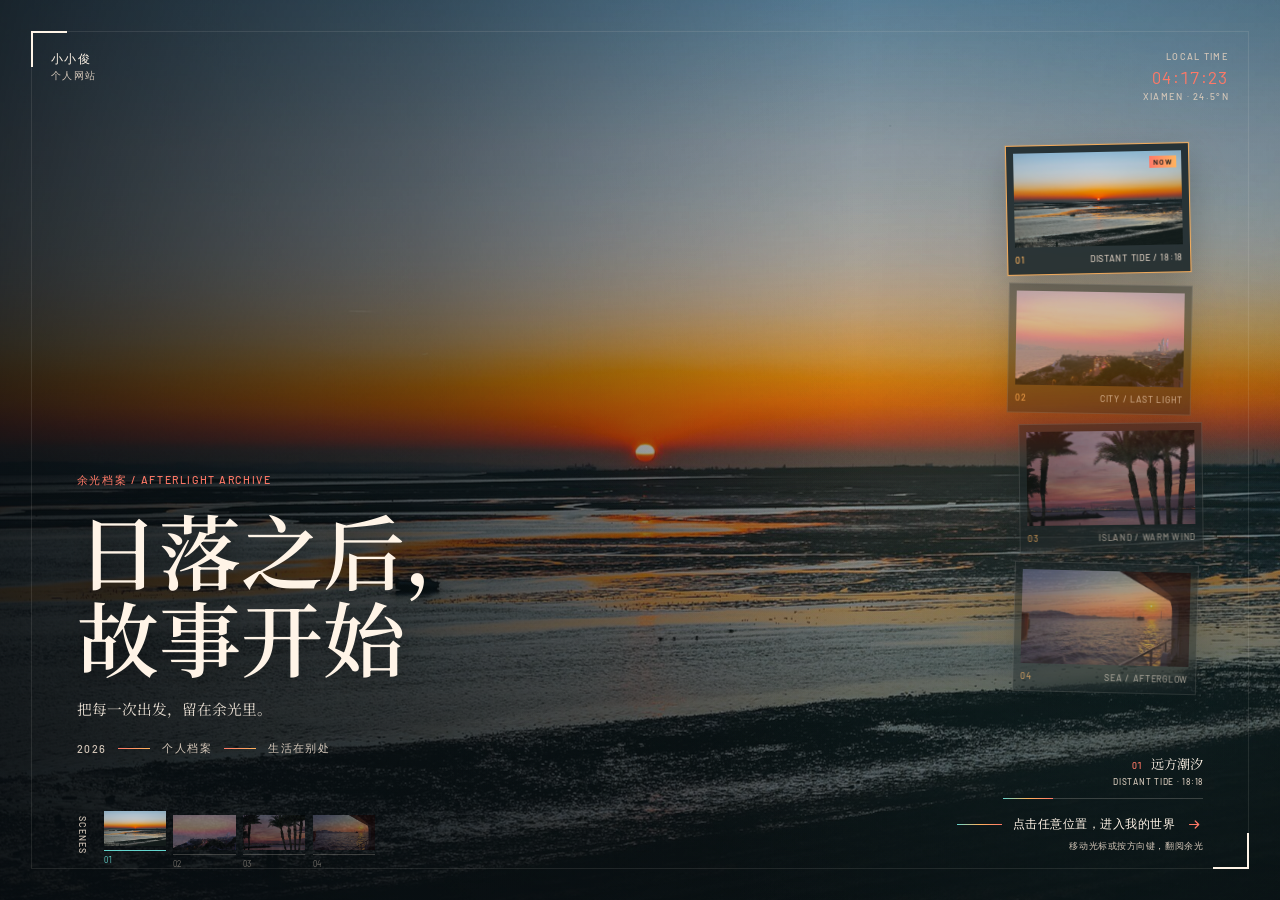
<file: index.html>
<!DOCTYPE html>
<html lang="zh-CN">
<head>
  <meta charset="UTF-8">
  <meta name="viewport" content="width=device-width, initial-scale=1.0">
  <meta name="theme-color" content="#10191c">
  <meta name="color-scheme" content="dark">
  <title>小小俊 · 个人网站</title>
  <link rel="preconnect" href="https://fonts.googleapis.com">
  <link rel="preconnect" href="https://fonts.gstatic.com" crossorigin>
  <link href="https://fonts.googleapis.com/css2?family=Barlow:wght@300;400;500;600&family=Noto+Serif+SC:wght@500;600;700&display=swap" rel="stylesheet">
  <link rel="stylesheet" href="css/entry.css">
</head>
<body class="entry-page">
  <a class="skip-link" href="home.html">跳过封面，进入网站</a>
  <main class="entry-main" id="main">
    <a class="entry-scene" id="entry-scene" href="home.html" aria-label="进入小小俊的个人网站。左右方向键可翻阅余光。">
      <div class="entry-scenes" aria-hidden="true">
        <!-- CC0: Leigh-on-Sea beach sunset, Joshua Fuller, via Wikimedia Commons -->
        <img class="entry-scene-image is-active" src="images/entry-vibrant-sunset.jpg" alt="" width="1920" height="1280" fetchpriority="high" decoding="async">
        <img class="entry-scene-image" src="images/snap-collection/1.jpg" alt="" width="1600" height="1200" decoding="async">
        <img class="entry-scene-image" src="images/snap-collection/8.jpg" alt="" width="1600" height="1200" decoding="async">
        <img class="entry-scene-image" src="images/snap-collection/6.jpg" alt="" width="1280" height="960" decoding="async">
      </div>
      <div class="entry-wash" aria-hidden="true"></div>
      <div class="entry-intro" aria-hidden="true"></div>
      <div class="entry-cropmarks" aria-hidden="true"></div>

      <div class="entry-topline" aria-hidden="true">
        <p class="entry-wordmark"><span>小小俊</span><span>个人网站</span></p>
        <div class="entry-live">
          <span class="entry-live-label">LOCAL TIME</span>
          <time id="entry-time" datetime="">--:--:--</time>
          <span class="entry-coordinate">XIAMEN · 24.5°N</span>
        </div>
      </div>

      <div class="entry-archive" aria-hidden="true">
        <figure class="entry-archive-card is-active" data-index="0">
          <div class="entry-archive-photo"><img src="images/entry-vibrant-sunset.jpg" alt="" width="1920" height="1280" loading="lazy"></div>
          <figcaption><span>01</span><span>DISTANT TIDE / 18:18</span></figcaption>
        </figure>
        <figure class="entry-archive-card" data-index="1">
          <div class="entry-archive-photo"><img src="images/snap-collection/1.jpg" alt="" width="1600" height="1200" loading="lazy"></div>
          <figcaption><span>02</span><span>CITY / LAST LIGHT</span></figcaption>
        </figure>
        <figure class="entry-archive-card" data-index="2">
          <div class="entry-archive-photo"><img src="images/snap-collection/8.jpg" alt="" width="1600" height="1200" loading="lazy"></div>
          <figcaption><span>03</span><span>ISLAND / WARM WIND</span></figcaption>
        </figure>
        <figure class="entry-archive-card" data-index="3">
          <div class="entry-archive-photo"><img src="images/snap-collection/6.jpg" alt="" width="1280" height="960" loading="lazy"></div>
          <figcaption><span>04</span><span>SEA / AFTERGLOW</span></figcaption>
        </figure>
      </div>

      <div class="entry-copy">
        <p class="entry-kicker">余光档案 / AFTERLIGHT ARCHIVE</p>
        <h1 class="entry-title">
          <span>日落之后，</span>
          <span>故事开始</span>
        </h1>
        <p class="entry-slogan">把每一次出发，留在余光里。</p>
        <p class="entry-meta">
          <span id="entry-year">2026</span>
          <span class="entry-meta-line" aria-hidden="true"></span>
          <span>个人档案</span>
          <span class="entry-meta-line" aria-hidden="true"></span>
          <span>生活在别处</span>
        </p>
      </div>

      <div class="entry-filmstrip" aria-hidden="true">
        <span class="entry-film-label">SCENES</span>
        <div class="entry-film-list">
          <div class="entry-film-item is-active" data-index="0"><img src="images/entry-vibrant-sunset.jpg" alt="" width="1920" height="1280"><span>01</span></div>
          <div class="entry-film-item" data-index="1"><img src="images/snap-collection/1.jpg" alt="" width="1600" height="1200"><span>02</span></div>
          <div class="entry-film-item" data-index="2"><img src="images/snap-collection/8.jpg" alt="" width="1600" height="1200"><span>03</span></div>
          <div class="entry-film-item" data-index="3"><img src="images/snap-collection/6.jpg" alt="" width="1280" height="960"><span>04</span></div>
        </div>
      </div>

      <div class="entry-scene-readout" aria-hidden="true">
        <div class="entry-scene-readout-head">
          <span id="entry-scene-number">01</span>
          <span id="entry-scene-name">远方潮汐</span>
        </div>
        <p id="entry-scene-detail">DISTANT TIDE · 18:18</p>
        <span class="entry-scene-progress"><span id="entry-scene-progress"></span></span>
      </div>

      <div class="entry-hint-wrap" aria-hidden="true">
        <p class="entry-hint">
          <span class="entry-hint-line"></span>
          <span>点击任意位置，进入我的世界</span>
          <svg class="entry-hint-arrow" viewBox="0 0 24 24"><path d="M5 12h13m-5-5 5 5-5 5"/></svg>
        </p>
        <p class="entry-hint-sub">移动光标或按方向键，翻阅余光</p>
      </div>
    </a>
  </main>
  <script src="js/entry.js"></script>
</body>
</html>
</file>
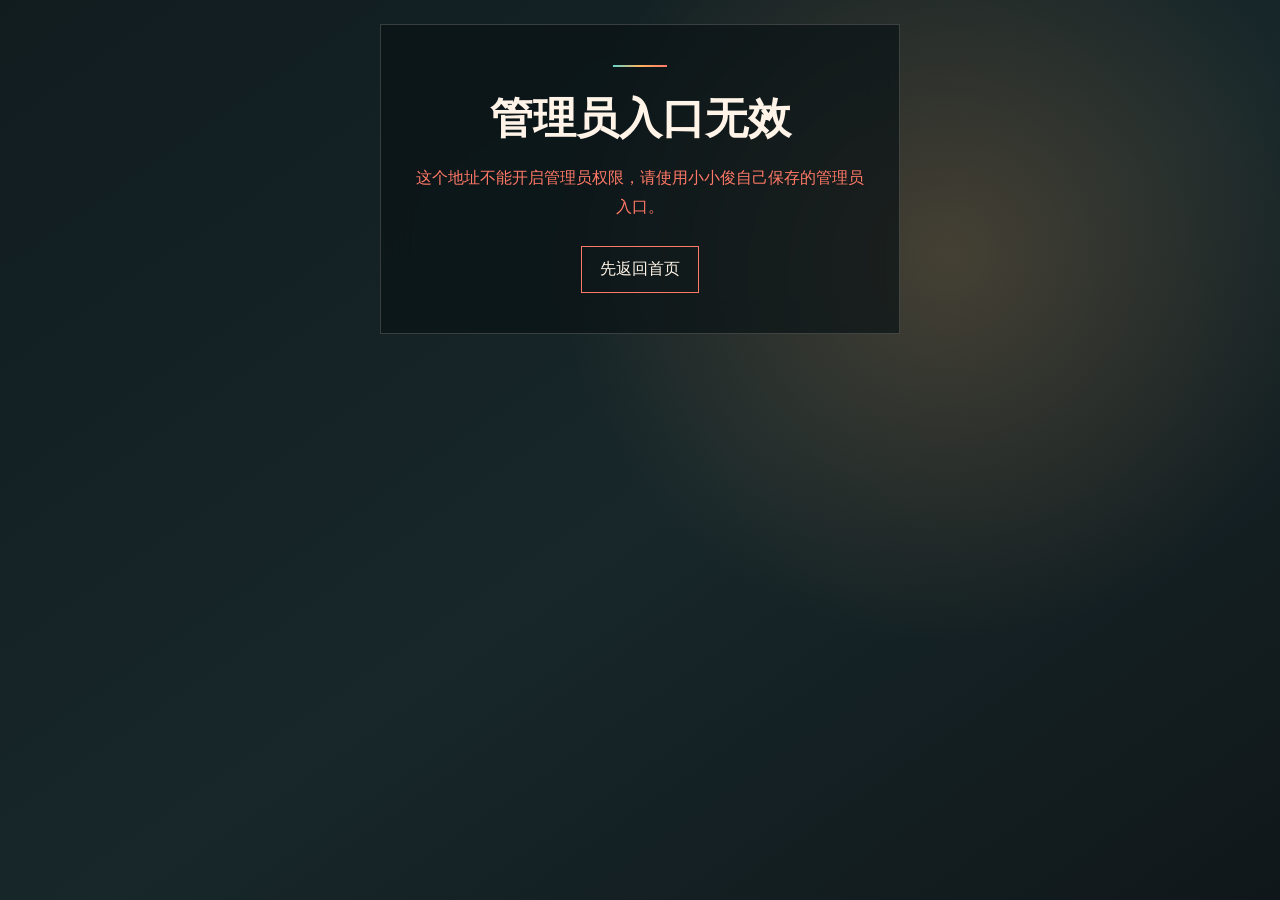
<file: admin.html>
<!DOCTYPE html>
<html lang="zh-CN">
<head>
  <meta charset="UTF-8">
  <meta name="viewport" content="width=device-width, initial-scale=1.0">
  <meta name="robots" content="noindex,nofollow,noarchive">
  <meta name="referrer" content="no-referrer">
  <meta name="theme-color" content="#10191c">
  <title>管理员小小俊</title>
  <style>
    * {
      box-sizing: border-box;
    }

    html,
    body {
      min-height: 100%;
      margin: 0;
    }

    body {
      display: grid;
      place-items: center;
      padding: 24px;
      background:
        radial-gradient(circle at 74% 28%, rgba(255, 166, 92, 0.2), transparent 34%),
        linear-gradient(145deg, #111c1f, #17272a 54%, #10171a);
      color: #fff4e7;
      font-family: "PingFang SC", "Microsoft YaHei", system-ui, sans-serif;
      text-align: center;
    }

    main {
      width: min(100%, 520px);
      padding: 40px 28px;
      border: 1px solid rgba(255, 244, 231, 0.18);
      background: rgba(10, 18, 21, 0.68);
      backdrop-filter: blur(16px);
    }

    .mark {
      width: 54px;
      height: 2px;
      margin: 0 auto 22px;
      background: linear-gradient(90deg, #64d4cd, #ffb45f, #ff7967);
    }

    h1 {
      margin: 0;
      font-family: "Noto Serif SC", "Songti SC", serif;
      font-size: clamp(1.8rem, 5vw, 2.7rem);
      font-weight: 600;
    }

    p {
      margin: 16px 0 0;
      color: #d4c7b9;
      line-height: 1.8;
    }

    a {
      display: inline-flex;
      margin-top: 24px;
      padding: 12px 18px;
      border: 1px solid #ff7967;
      color: #fff4e7;
      text-decoration: none;
    }

    .status {
      color: #ffb45f;
    }
  </style>
</head>
<body>
  <main>
    <div class="mark" aria-hidden="true"></div>
    <h1 id="admin-title">管理员小小俊</h1>
    <p id="admin-message" class="status">正在确认这台设备的管理员身份...</p>
    <a id="admin-home" href="home.html" hidden>先返回首页</a>
  </main>

  <script>
    (function () {
      var ADMIN_TOKEN = "#xxj-admin-9c7e4a2f6b31";
      var title = document.getElementById("admin-title");
      var message = document.getElementById("admin-message");
      var homeLink = document.getElementById("admin-home");

      if (window.location.hash !== ADMIN_TOKEN) {
        title.textContent = "管理员入口无效";
        message.textContent = "这个地址不能开启管理员权限，请使用小小俊自己保存的管理员入口。";
        message.style.color = "#ff7967";
        homeLink.hidden = false;
        return;
      }

      localStorage.setItem("xxj_owner_activated", "1");
      localStorage.setItem("xxj_album_owner", "1");
      localStorage.setItem("xxj_itinerary_owner", "1");
      localStorage.setItem("xxj_reflections_owner", "1");

      message.textContent = "管理员身份已确认，正在进入首页...";
      window.setTimeout(function () {
        window.location.replace("home.html");
      }, 700);
    })();
  </script>
</body>
</html>
</file>
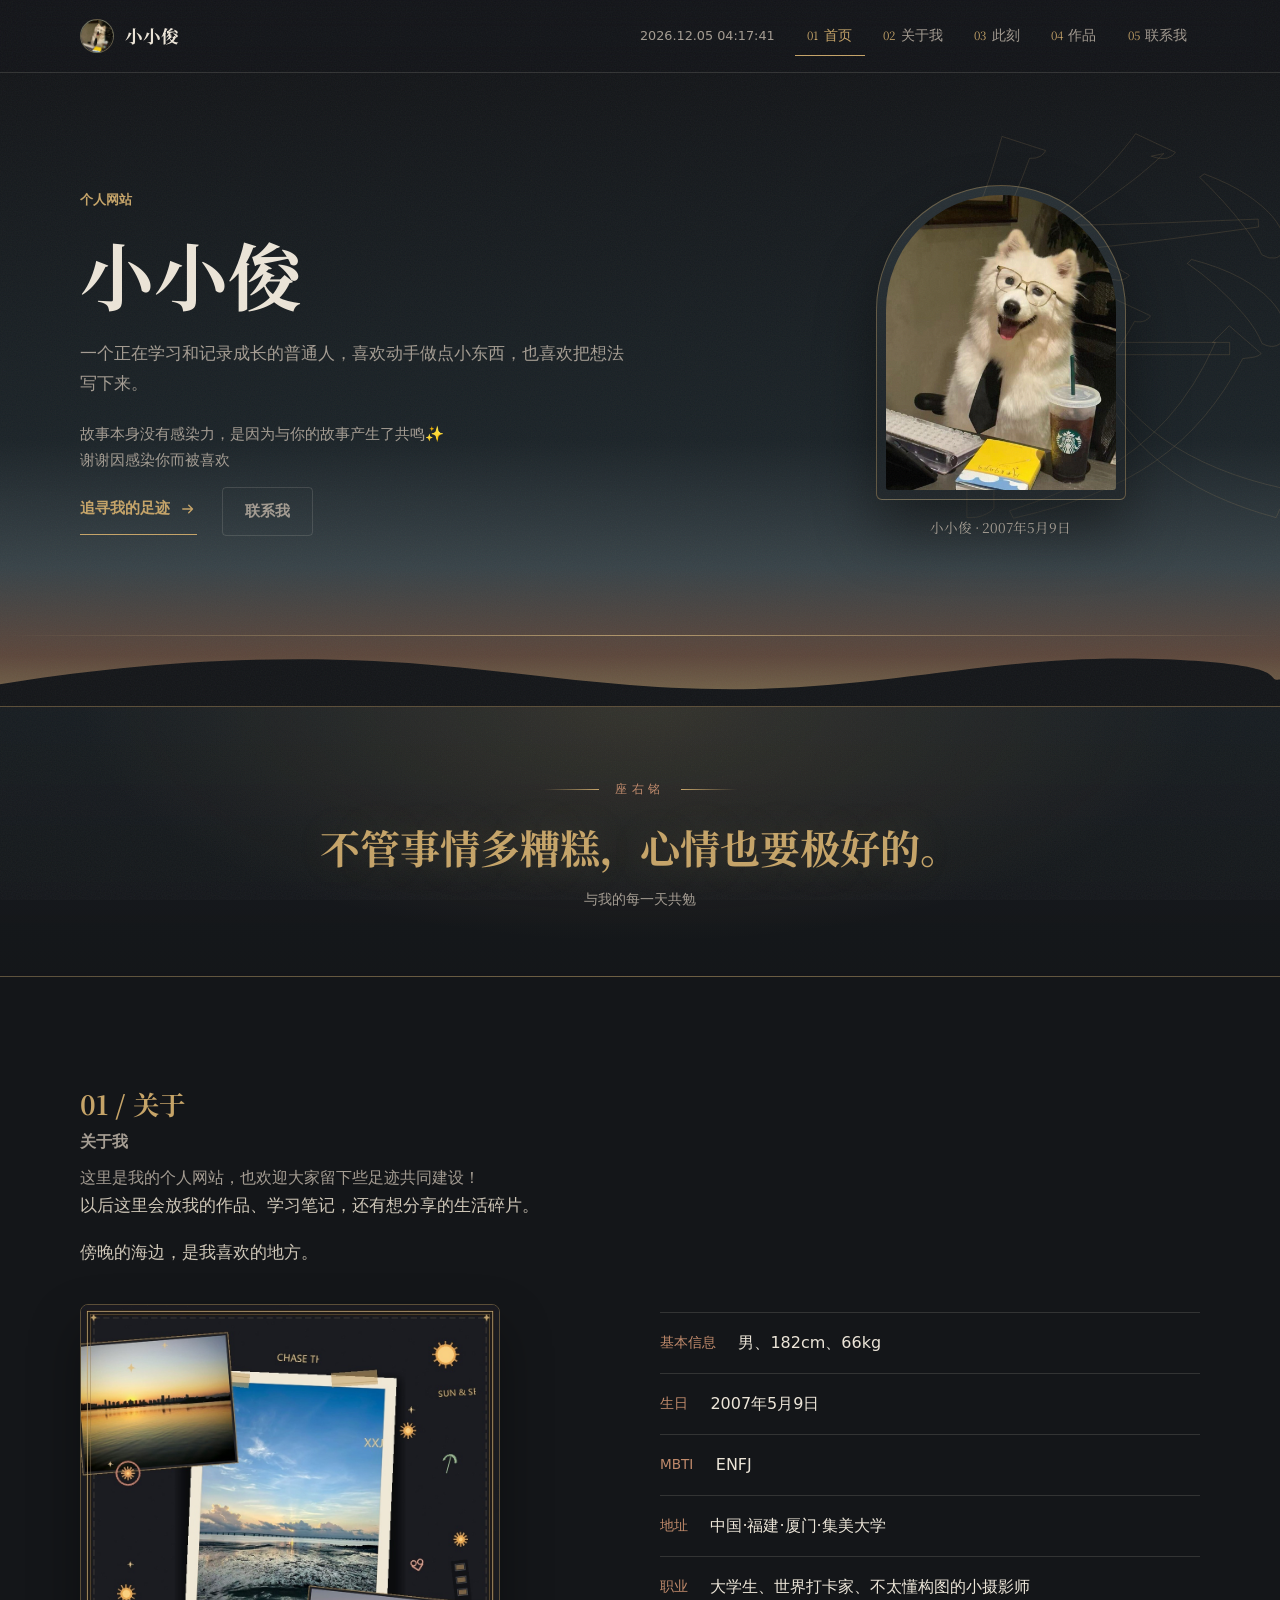
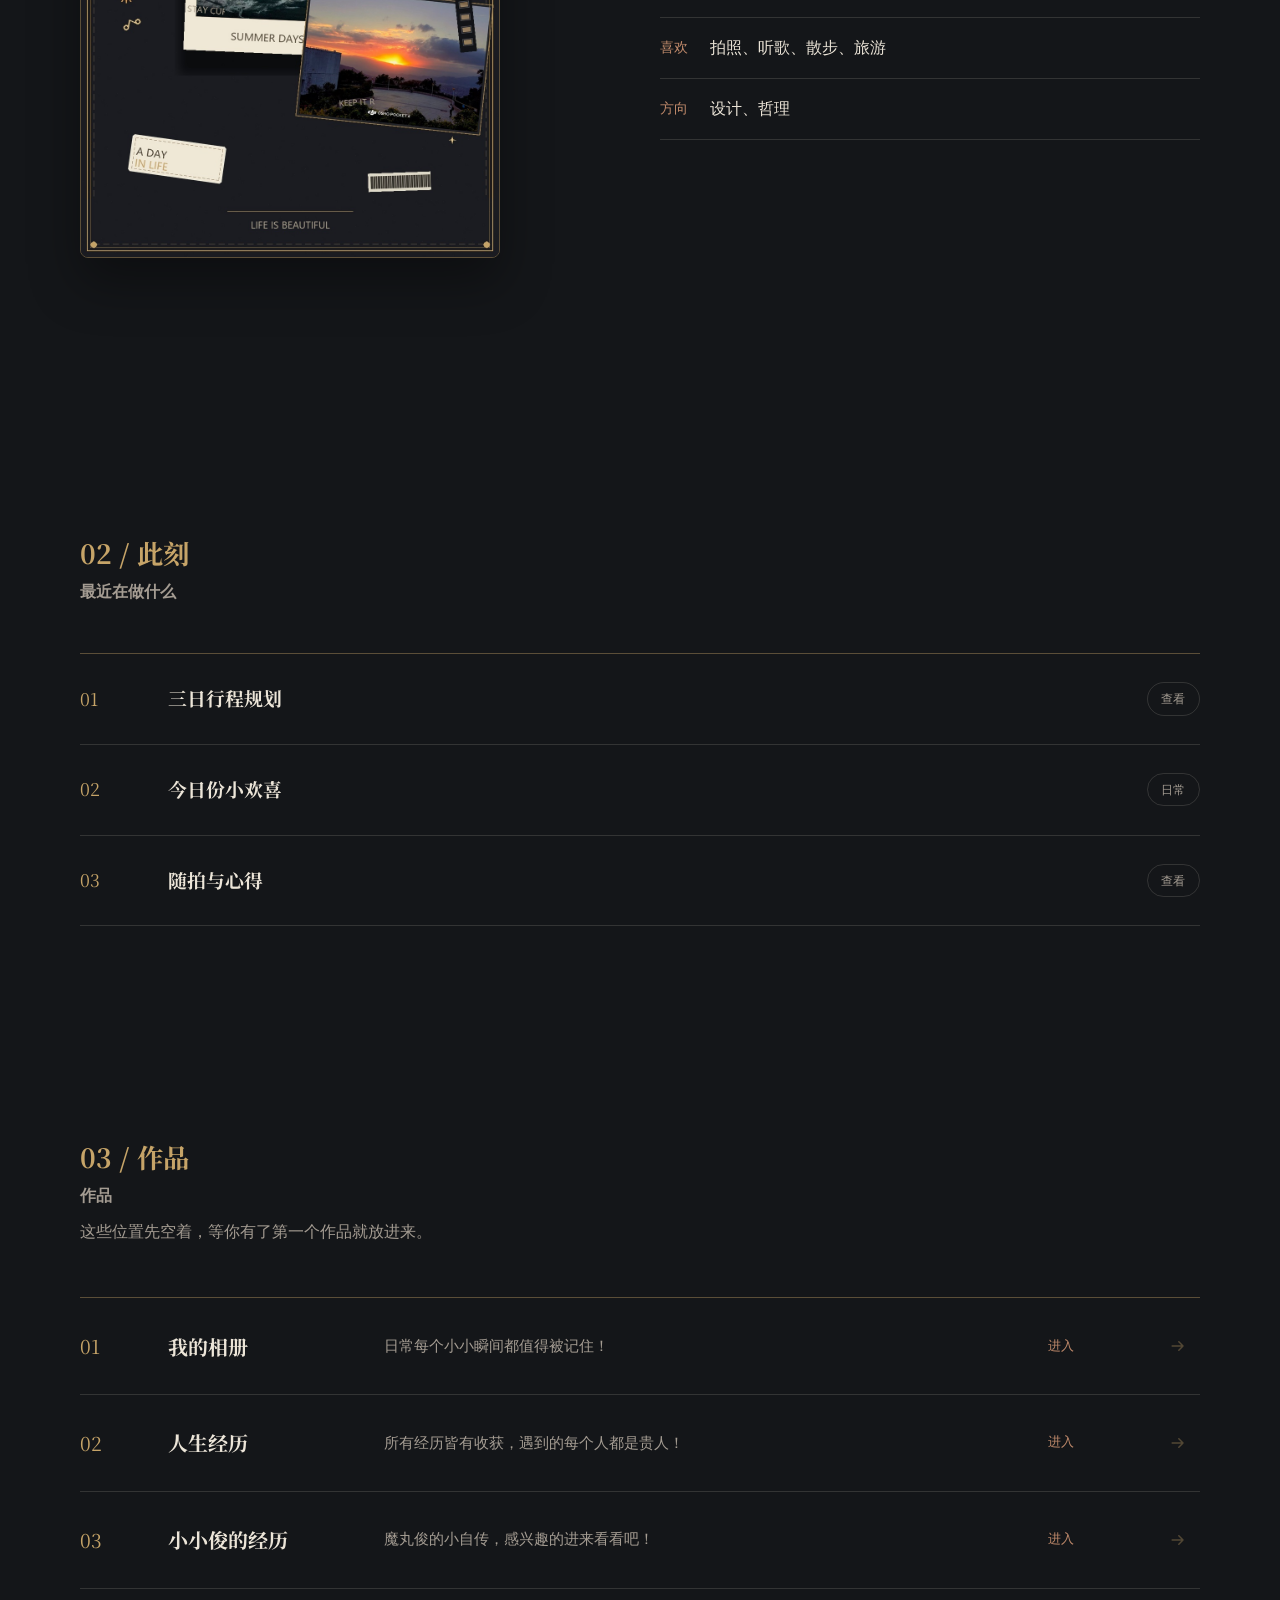
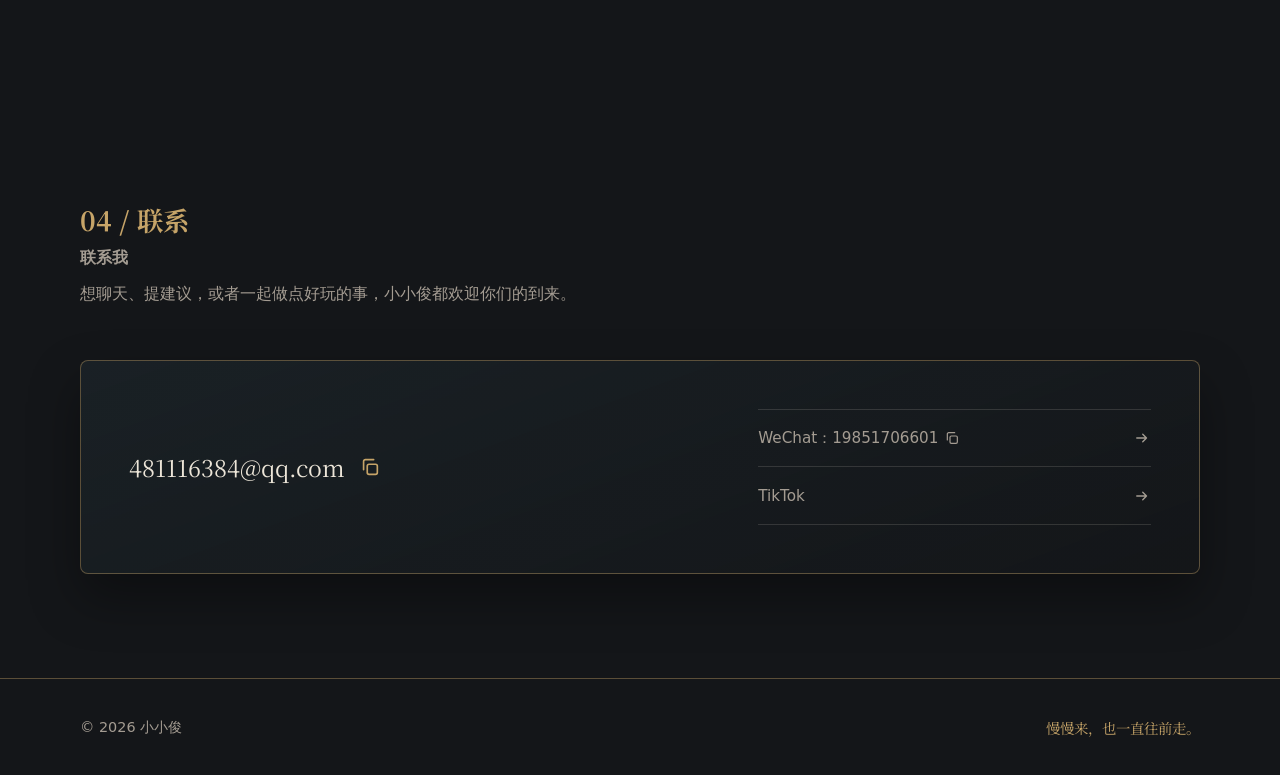
<file: home.html>
<!DOCTYPE html>
<html lang="zh-CN">
<head>
  <meta charset="UTF-8">
  <meta name="viewport" content="width=device-width, initial-scale=1.0">
  <title>小小俊的个人网站</title>
  <meta name="description" content="小小俊的个人网站：关于我、作品和联系方式。">
  <link rel="preconnect" href="https://fonts.googleapis.com">
  <link rel="preconnect" href="https://fonts.gstatic.com" crossorigin>
  <link href="https://fonts.googleapis.com/css2?family=Noto+Serif+SC:wght@500;600;700&display=swap" rel="stylesheet">
  <link rel="stylesheet" href="css/style.css">
</head>
<body>
  <div class="progress-bar" id="progress-bar" aria-hidden="true"></div>
  <div class="grain" aria-hidden="true"></div>

  <header class="site-header" id="site-header">
    <div class="container header-inner">
      <a class="brand" href="#home">
        <span class="brand-mark"><img src="images/avatar.jpg" alt=""></span>
        <span class="brand-name">小小俊</span>
      </a>
      <div class="header-right">
        <p class="header-datetime" id="header-datetime" aria-hidden="true">2026.08.04 00:00</p>
        <nav class="main-nav" id="main-nav" aria-label="主导航">
          <a href="#home" class="nav-link is-active"><span>01</span>首页</a>
          <a href="#about" class="nav-link"><span>02</span>关于我</a>
          <a href="#now" class="nav-link"><span>03</span>此刻</a>
          <a href="#works" class="nav-link"><span>04</span>作品</a>
          <a href="#contact" class="nav-link"><span>05</span>联系我</a>
        </nav>
        <button class="nav-toggle" id="nav-toggle" aria-label="打开菜单" aria-expanded="false">
          <span></span>
          <span></span>
          <span></span>
        </button>
      </div>
    </div>
  </header>

  <main>
    <section class="hero" id="home">
      <div class="hero-sea" aria-hidden="true"></div>
      <span class="hero-watermark" aria-hidden="true">俊</span>
      <div class="container hero-inner">
        <div class="hero-copy">
          <p class="eyebrow">个人网站</p>
          <h1 class="display">小小俊</h1>
          <p class="hero-lead">一个正在学习和记录成长的普通人，喜欢动手做点小东西，也喜欢把想法写下来。</p>
          <p class="hero-status">故事本身没有感染力，是因为与你的故事产生了共鸣✨<br>谢谢因感染你而被喜欢</p>
          <div class="hero-actions">
            <a class="btn btn-text" href="#works">
              追寻我的足迹
              <svg viewBox="0 0 24 24" aria-hidden="true"><path d="M5 12h13m-5-5 5 5-5 5"/></svg>
            </a>
            <a class="btn btn-ghost" href="#contact">联系我</a>
          </div>
        </div>
        <figure class="portrait-frame">
          <div class="portrait">
            <img class="avatar-img" src="images/avatar.jpg" alt="小小俊的头像">
          </div>
          <figcaption>小小俊 · 2007年5月9日</figcaption>
        </figure>
      </div>
      <svg class="hero-wave" viewBox="0 0 1440 90" preserveAspectRatio="none" aria-hidden="true">
        <path d="M0 62c120-22 260-38 420-30 150 8 270 40 430 36 170-4 280-46 460-38 150 7 110 28 130 26v34H0z"></path>
      </svg>
    </section>

    <section class="motto-band" aria-label="座右铭">
      <div class="container motto-inner">
        <p class="motto-label">座右铭</p>
        <blockquote class="motto-text">不管事情多糟糕，心情也要极好的。</blockquote>
        <p class="motto-foot">与我的每一天共勉</p>
      </div>
    </section>

    <section class="section about" id="about">
      <div class="container">
        <div class="section-head">
          <p class="eyebrow">01 / 关于</p>
          <h2 class="display">关于我</h2>
          <p class="section-sub">这里是我的个人网站，也欢迎大家留下些足迹共同建设！</p>
        </div>
        <div class="about-grid">
          <div class="about-text reveal">
            <p>以后这里会放我的作品、学习笔记，还有想分享的生活碎片。</p>
            <p>傍晚的海边，是我喜欢的地方。</p>
            <figure class="about-collage reveal">
              <img src="images/life-collage-v5.jpg" alt="生活碎片合集">
            </figure>
          </div>
          <dl class="about-facts reveal">
            <div>
              <dt>基本信息</dt>
              <dd>男、182cm、66kg</dd>
            </div>
            <div>
              <dt>生日</dt>
              <dd>2007年5月9日</dd>
            </div>
            <div>
              <dt>MBTI</dt>
              <dd>ENFJ</dd>
            </div>
            <div>
              <dt>地址</dt>
              <dd>中国·福建·厦门·集美大学</dd>
            </div>
            <div>
              <dt>职业</dt>
              <dd>大学生、世界打卡家、不太懂构图的小摄影师</dd>
            </div>
            <div>
              <dt>喜欢</dt>
              <dd>拍照、听歌、散步、旅游</dd>
            </div>
            <div>
              <dt>方向</dt>
              <dd>设计、哲理</dd>
            </div>
          </dl>
        </div>
      </div>
    </section>

    <section class="section now" id="now">
      <div class="container">
        <div class="section-head">
          <p class="eyebrow">02 / 此刻</p>
          <h2 class="display">最近在做什么</h2>
        </div>
        <div class="now-list">
          <article class="now-item reveal">
            <span class="now-index">01</span>
            <div class="now-copy">
              <h3>三日行程规划</h3>
            </div>
            <a class="now-state" href="itinerary.html">查看</a>
          </article>
          <article class="now-item reveal">
            <span class="now-index">02</span>
            <div class="now-copy">
              <h3>今日份小欢喜</h3>
            </div>
            <span class="now-state">日常</span>
          </article>
          <article class="now-item reveal">
            <span class="now-index">03</span>
            <div class="now-copy">
              <h3>随拍与心得</h3>
            </div>
            <a class="now-state" href="reflections.html">查看</a>
          </article>
        </div>
      </div>
    </section>

    <section class="section works" id="works">
      <div class="container">
        <div class="section-head">
          <p class="eyebrow">03 / 作品</p>
          <h2 class="display">作品</h2>
          <p class="section-sub">这些位置先空着，等你有了第一个作品就放进来。</p>
        </div>
        <div class="works-index">
          <a class="work-row reveal" href="travel.html">
            <span class="work-num">01</span>
            <h3>我的相册</h3>
            <p>日常每个小小瞬间都值得被记住！</p>
            <span class="work-tag">进入</span>
            <svg viewBox="0 0 24 24" aria-hidden="true"><path d="M5 12h13m-5-5 5 5-5 5"/></svg>
          </a>
          <article class="work-row reveal">
            <span class="work-num">02</span>
            <h3>人生经历</h3>
            <p>所有经历皆有收获，遇到的每个人都是贵人！</p>
            <span class="work-tag">进入</span>
            <svg viewBox="0 0 24 24" aria-hidden="true"><path d="M5 12h13m-5-5 5 5-5 5"/></svg>
          </article>
          <article class="work-row reveal">
            <span class="work-num">03</span>
            <h3>小小俊的经历</h3>
            <p>魔丸俊的小自传，感兴趣的进来看看吧！</p>
            <span class="work-tag">进入</span>
            <svg viewBox="0 0 24 24" aria-hidden="true"><path d="M5 12h13m-5-5 5 5-5 5"/></svg>
          </article>
        </div>
      </div>
    </section>

    <section class="section contact" id="contact">
      <div class="container">
        <div class="section-head">
          <p class="eyebrow">04 / 联系</p>
          <h2 class="display">联系我</h2>
          <p class="section-sub">想聊天、提建议，或者一起做点好玩的事，小小俊都欢迎你们的到来。</p>
        </div>
        <div class="contact-block reveal">
          <button class="contact-email" id="copy-email" type="button">
            <span>481116384@qq.com</span>
            <svg viewBox="0 0 24 24" aria-hidden="true"><rect x="9" y="9" width="11" height="11" rx="2"/><path d="M5 15V6a2 2 0 0 1 2-2h9"/></svg>
          </button>
          <div class="contact-links">
            <a href="weixin://" id="wechat-link" rel="noopener">
              <span class="wechat-label">WeChat：19851706601<svg class="copy-mark" viewBox="0 0 24 24" aria-hidden="true"><rect x="9" y="9" width="11" height="11" rx="2"/><path d="M5 15V6a2 2 0 0 1 2-2h9"/></svg></span>
              <svg viewBox="0 0 24 24" aria-hidden="true"><path d="M5 12h13m-5-5 5 5-5 5"/></svg>
            </a>
            <a href="https://www.douyin.com/user/MS4wLjABAAAA7sUz2d7PM_hbyAmrOqEgBb5haLgcrTvOX9lUIEAIiBIUS5wTE4le3fg-gUP7JoO-" target="_blank" rel="noopener">
              <span>TikTok</span>
              <svg viewBox="0 0 24 24" aria-hidden="true"><path d="M5 12h13m-5-5 5 5-5 5"/></svg>
            </a>
          </div>
        </div>
      </div>
    </section>
  </main>

  <footer class="site-footer">
    <div class="container footer-inner">
      <span>© <span id="year"></span> 小小俊</span>
      <span class="footer-note">慢慢来，也一直往前走。</span>
    </div>
  </footer>

  <button class="back-to-top" id="back-to-top" aria-label="回到顶部">
    <svg viewBox="0 0 24 24" aria-hidden="true"><path d="M12 19V5m0 0-5 5m5-5 5 5"/></svg>
  </button>

  <div class="toast" id="toast" role="status" aria-live="polite">邮箱已复制</div>

  <script src="assets/echarts.min.js"></script>
  <script src="assets/china-map-data.js"></script>
  <script src="js/travel-data.js"></script>
  <script src="js/main.js"></script>
</body>
</html>
</file>
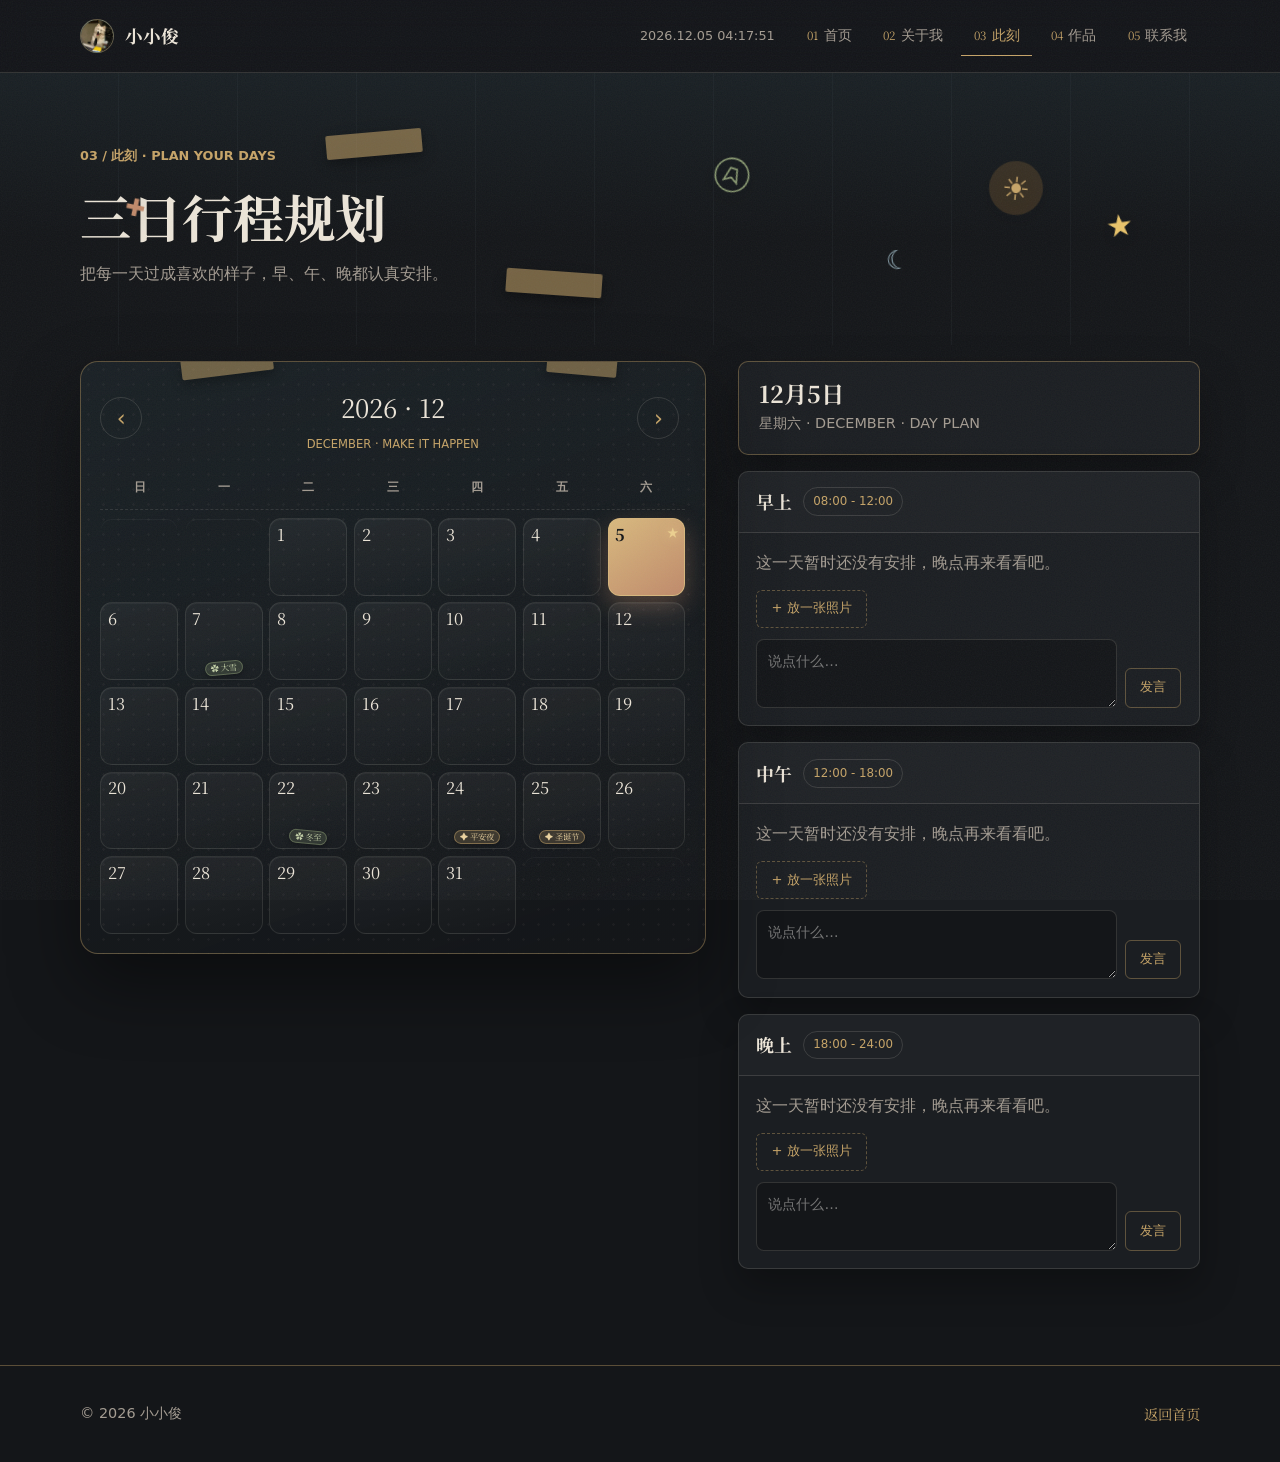
<file: itinerary.html>
<!DOCTYPE html>
<html lang="zh-CN">
<head>
  <meta charset="UTF-8">
  <meta name="viewport" content="width=device-width, initial-scale=1.0">
  <title>三日行程规划 · 小小俊</title>
  <link rel="preconnect" href="https://fonts.googleapis.com">
  <link rel="preconnect" href="https://fonts.gstatic.com" crossorigin>
  <link href="https://fonts.googleapis.com/css2?family=Noto+Serif+SC:wght@500;600;700&display=swap" rel="stylesheet">
  <link rel="stylesheet" href="css/style.css">
  <link rel="stylesheet" href="css/itinerary.css">
</head>
<body class="itinerary-page">
  <div class="grain" aria-hidden="true"></div>

  <header class="site-header" id="site-header">
    <div class="container header-inner">
      <a class="brand" href="home.html#home">
        <span class="brand-mark"><img src="images/avatar.jpg" alt=""></span>
        <span class="brand-name">小小俊</span>
      </a>
      <div class="header-right">
        <p class="header-datetime" id="header-datetime" aria-hidden="true">2026.08.07 00:00:00</p>
        <nav class="main-nav" id="main-nav" aria-label="主导航">
          <a href="home.html#home" class="nav-link"><span>01</span>首页</a>
          <a href="home.html#about" class="nav-link"><span>02</span>关于我</a>
          <a href="home.html#now" class="nav-link is-active"><span>03</span>此刻</a>
          <a href="home.html#works" class="nav-link"><span>04</span>作品</a>
          <a href="home.html#contact" class="nav-link"><span>05</span>联系我</a>
        </nav>
        <button class="owner-key" id="owner-key" type="button" aria-label="管理员模式" title="管理员模式">🔑</button>
        <button class="nav-toggle" id="nav-toggle" aria-label="打开菜单" aria-expanded="false">
          <span></span>
          <span></span>
          <span></span>
        </button>
      </div>
    </div>
  </header>

  <main>
    <section class="itinerary-hero">
      <div class="container itinerary-hero-inner">
        <p class="eyebrow">03 / 此刻 · PLAN YOUR DAYS</p>
        <h1 class="display">三日行程规划</h1>
        <p class="itinerary-hero-sub">把每一天过成喜欢的样子，早、午、晚都认真安排。</p>
        <div class="itinerary-stickers" aria-hidden="true">
          <span class="sticker sun-sticker">☀</span>
          <span class="sticker star-sticker">★</span>
          <span class="sticker cross-sticker">✚</span>
          <span class="sticker moon-sticker">☾</span>
          <span class="sticker tape tape-a"></span>
          <span class="sticker tape tape-b"></span>
          <svg class="sticker compass-sticker" viewBox="0 0 48 48" fill="none" stroke="currentColor" stroke-width="2">
            <circle cx="24" cy="24" r="20"/>
            <path d="M28 16 32 32 24 27 16 32 20 16z"/>
          </svg>
        </div>
      </div>
    </section>

    <section class="itinerary-main">
      <div class="container itinerary-layout">
        <div class="calendar-frame">
          <div class="calendar-head">
            <button class="cal-nav" id="cal-prev" type="button" aria-label="上个月">‹</button>
            <div class="calendar-title">
              <p class="calendar-month">
                <button class="cal-year-month" id="cal-year-month" type="button">2026 · 08</button>
              </p>
              <p class="calendar-en" id="calendar-en">AUGUST · MAKE IT HAPPEN</p>
            </div>
            <button class="cal-nav" id="cal-next" type="button" aria-label="下个月">›</button>
          </div>
          <div class="calendar-week">
            <span>日</span><span>一</span><span>二</span><span>三</span><span>四</span><span>五</span><span>六</span>
          </div>
          <div class="calendar-grid" id="calendar-grid"></div>
          <div class="cal-picker" id="cal-picker" hidden>
            <div class="cal-picker-panel">
              <div class="cal-picker-head">
                <p class="cal-picker-title">快速选择</p>
                <button class="cal-picker-close" id="cal-picker-close" type="button">✕</button>
              </div>
              <div class="cal-picker-section">
                <p class="cal-picker-label">年份</p>
                <div class="cal-picker-grid" id="cal-year-grid"></div>
              </div>
              <div class="cal-picker-section">
                <p class="cal-picker-label">月份</p>
                <div class="cal-picker-grid" id="cal-month-grid"></div>
              </div>
            </div>
          </div>
        </div>

        <aside class="day-panel" id="day-panel"></aside>
      </div>
    </section>
  </main>

  <footer class="site-footer">
    <div class="container footer-inner">
      <span>© <span id="year"></span> 小小俊</span>
      <a class="footer-note" href="home.html">返回首页</a>
    </div>
  </footer>

  <button class="back-to-top" id="back-to-top" aria-label="回到顶部">
    <svg viewBox="0 0 24 24" aria-hidden="true"><path d="M12 19V5m0 0-5 5m5-5 5 5"/></svg>
  </button>

  <div class="toast" id="toast" role="status" aria-live="polite">已保存</div>
  <div class="photo-menu" id="photo-menu">
    <button class="photo-menu-delete" type="button">删除</button>
  </div>
  <input type="file" id="photo-input" accept="image/*" hidden>

  <script src="assets/lunar.js"></script>
  <script>window.__cloudScripts = ["js/itinerary.js"];</script>
  <script src="js/cloud-sync.js"></script>
</body>
</html>
</file>
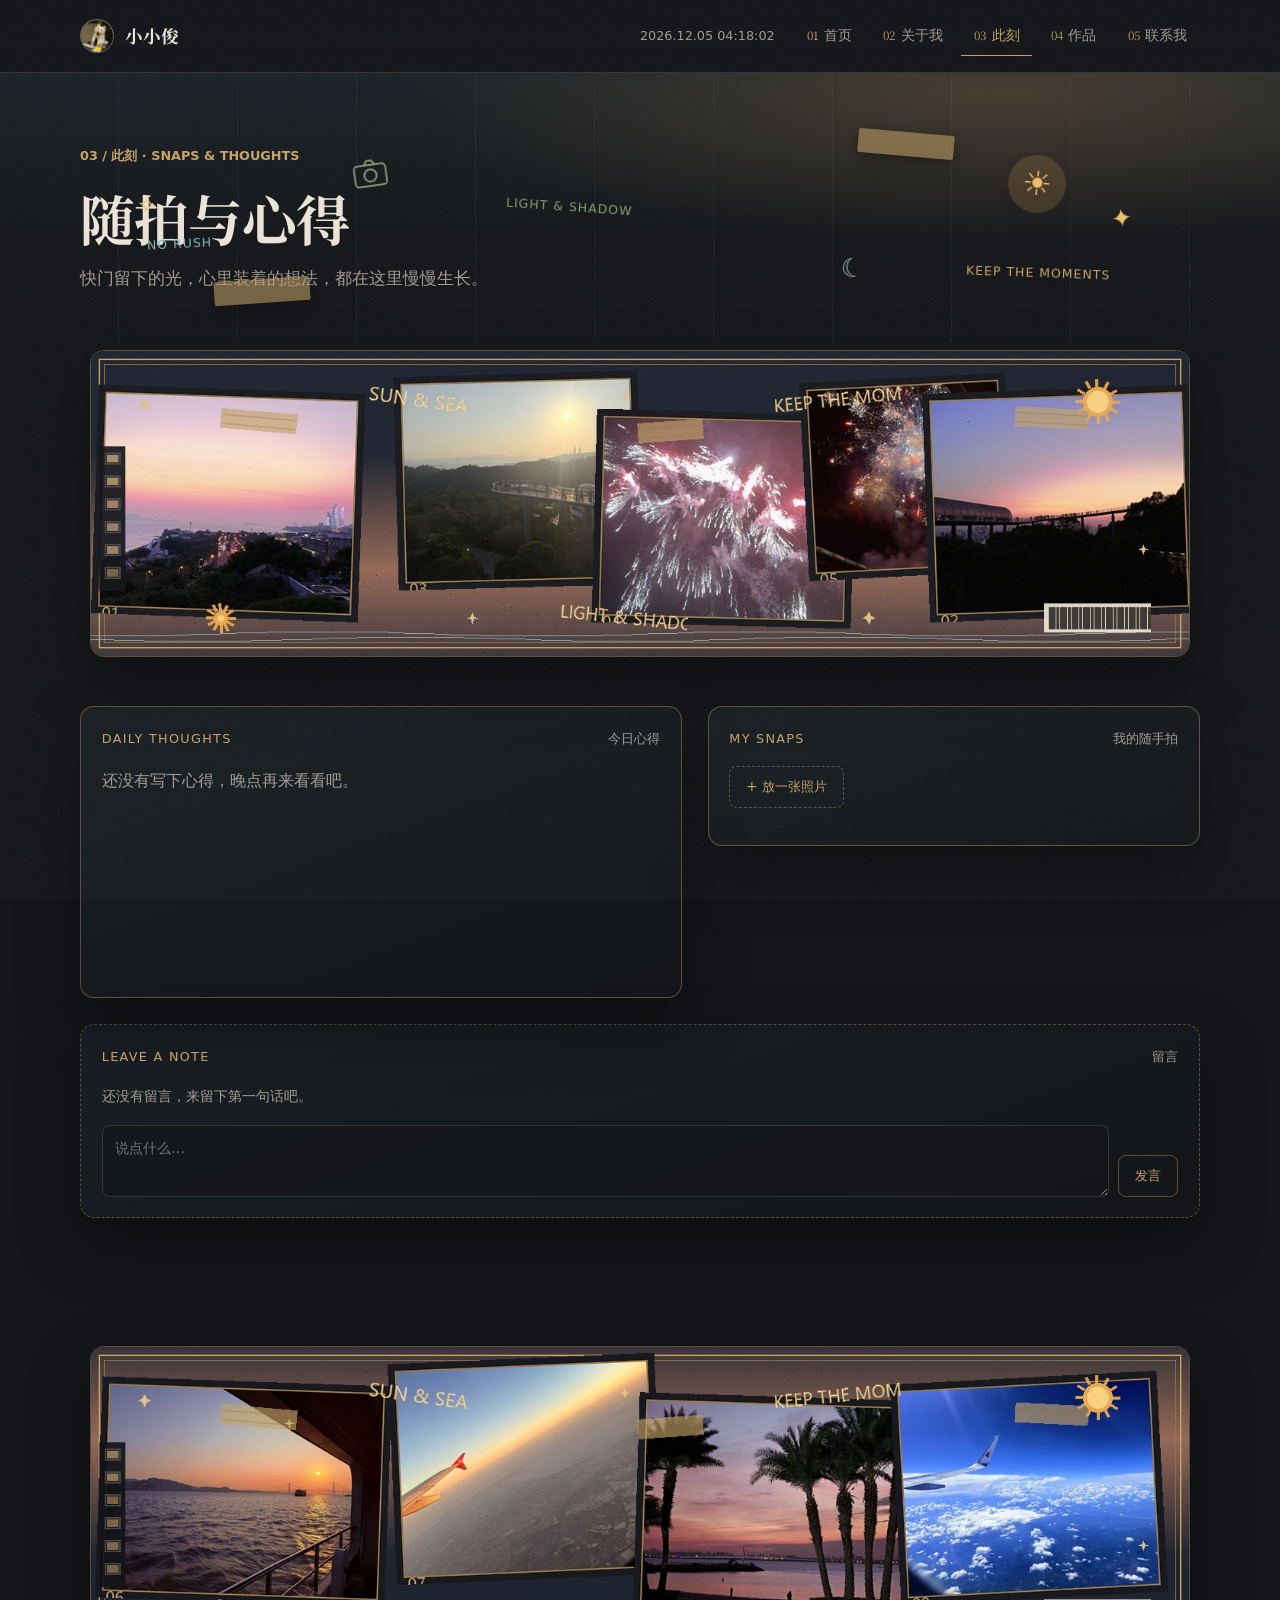
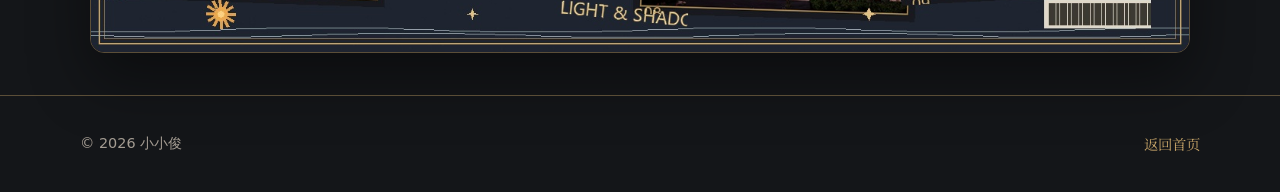
<file: reflections.html>
<!DOCTYPE html>
<html lang="zh-CN">
<head>
  <meta charset="UTF-8">
  <meta name="viewport" content="width=device-width, initial-scale=1.0">
  <title>随拍与心得 · 小小俊</title>
  <link rel="preconnect" href="https://fonts.googleapis.com">
  <link rel="preconnect" href="https://fonts.gstatic.com" crossorigin>
  <link href="https://fonts.googleapis.com/css2?family=Noto+Serif+SC:wght@500;600;700&display=swap" rel="stylesheet">
  <link rel="stylesheet" href="css/style.css">
  <link rel="stylesheet" href="css/reflections.css">
</head>
<body class="reflections-page">
  <div class="grain" aria-hidden="true"></div>

  <header class="site-header" id="site-header">
    <div class="container header-inner">
      <a class="brand" href="home.html#home">
        <span class="brand-mark"><img src="images/avatar.jpg" alt=""></span>
        <span class="brand-name">小小俊</span>
      </a>
      <div class="header-right">
        <p class="header-datetime" id="header-datetime" aria-hidden="true">2026.08.08 00:00:00</p>
        <nav class="main-nav" id="main-nav" aria-label="主导航">
          <a href="home.html#home" class="nav-link"><span>01</span>首页</a>
          <a href="home.html#about" class="nav-link"><span>02</span>关于我</a>
          <a href="home.html#now" class="nav-link is-active"><span>03</span>此刻</a>
          <a href="home.html#works" class="nav-link"><span>04</span>作品</a>
          <a href="home.html#contact" class="nav-link"><span>05</span>联系我</a>
        </nav>
        <button class="owner-key" id="owner-key" type="button" aria-label="管理员模式" title="管理员模式">🔑</button>
        <button class="nav-toggle" id="nav-toggle" aria-label="打开菜单" aria-expanded="false">
          <span></span>
          <span></span>
          <span></span>
        </button>
      </div>
    </div>
  </header>

  <main>
    <section class="reflection-hero">
      <div class="container reflection-hero-inner">
        <p class="eyebrow">03 / 此刻 · SNAPS &amp; THOUGHTS</p>
        <h1 class="display">随拍与心得</h1>
        <p class="reflection-hero-sub">快门留下的光，心里装着的想法，都在这里慢慢生长。</p>
        <div class="reflection-stickers" aria-hidden="true">
          <span class="rsticker sun">☀</span>
          <span class="rsticker sparkle s1">✦</span>
          <span class="rsticker sparkle s2">✧</span>
          <span class="rsticker moon">☾</span>
          <svg class="rsticker camera" viewBox="0 0 48 48" fill="none" stroke="currentColor" stroke-width="2">
            <rect x="6" y="16" width="36" height="24" rx="4"/>
            <path d="M18 16l3-5h6l3 5"/>
            <circle cx="24" cy="28" r="7"/>
          </svg>
          <span class="rsticker tape t1"></span>
          <span class="rsticker tape t2"></span>
          <span class="rsticker word w1">KEEP THE MOMENTS</span>
          <span class="rsticker word w2">NO RUSH</span>
          <span class="rsticker word w3">LIGHT &amp; SHADOW</span>
        </div>
      </div>
    </section>

    <img class="deco-strip strip-top" src="images/strip-top.jpg" alt="随拍装饰条">

    <section class="reflection-main">
      <div class="container reflection-layout">
        <article class="thought-card">
          <div class="card-label"><span>DAILY THOUGHTS</span><span class="card-label-cn">今日心得</span></div>
          <div id="thought-body"></div>
        </article>

        <article class="snaps-card">
          <div class="card-label"><span>MY SNAPS</span><span class="card-label-cn">我的随手拍</span></div>
          <button class="upload-photo" id="upload-photo" type="button">+ 放一张照片</button>
          <div class="snaps-grid" id="snaps-grid"></div>
        </article>
      </div>

      <div class="container">
        <article class="notes-card">
          <div class="card-label"><span>LEAVE A NOTE</span><span class="card-label-cn">留言</span></div>
          <div class="notes-list" id="notes-list"></div>
          <div class="comment-form">
            <textarea id="note-input" placeholder="说点什么…"></textarea>
            <button id="note-submit" type="button">发言</button>
          </div>
        </article>
      </div>
    </section>

    <img class="deco-strip strip-bottom" src="images/strip-bottom.jpg" alt="随拍装饰条">
  </main>

  <footer class="site-footer">
    <div class="container footer-inner">
      <span>© <span id="year"></span> 小小俊</span>
      <a class="footer-note" href="home.html">返回首页</a>
    </div>
  </footer>

  <button class="back-to-top" id="back-to-top" aria-label="回到顶部">
    <svg viewBox="0 0 24 24" aria-hidden="true"><path d="M12 19V5m0 0-5 5m5-5 5 5"/></svg>
  </button>

  <div class="toast" id="toast" role="status" aria-live="polite">已保存</div>
  <div class="photo-menu" id="photo-menu">
    <button class="photo-menu-delete" type="button">删除</button>
  </div>
  <input type="file" id="photo-input" accept="image/*" hidden>

  <script>window.__cloudScripts = ["js/reflections.js"];</script>
  <script src="js/cloud-sync.js"></script>
</body>
</html>
</file>
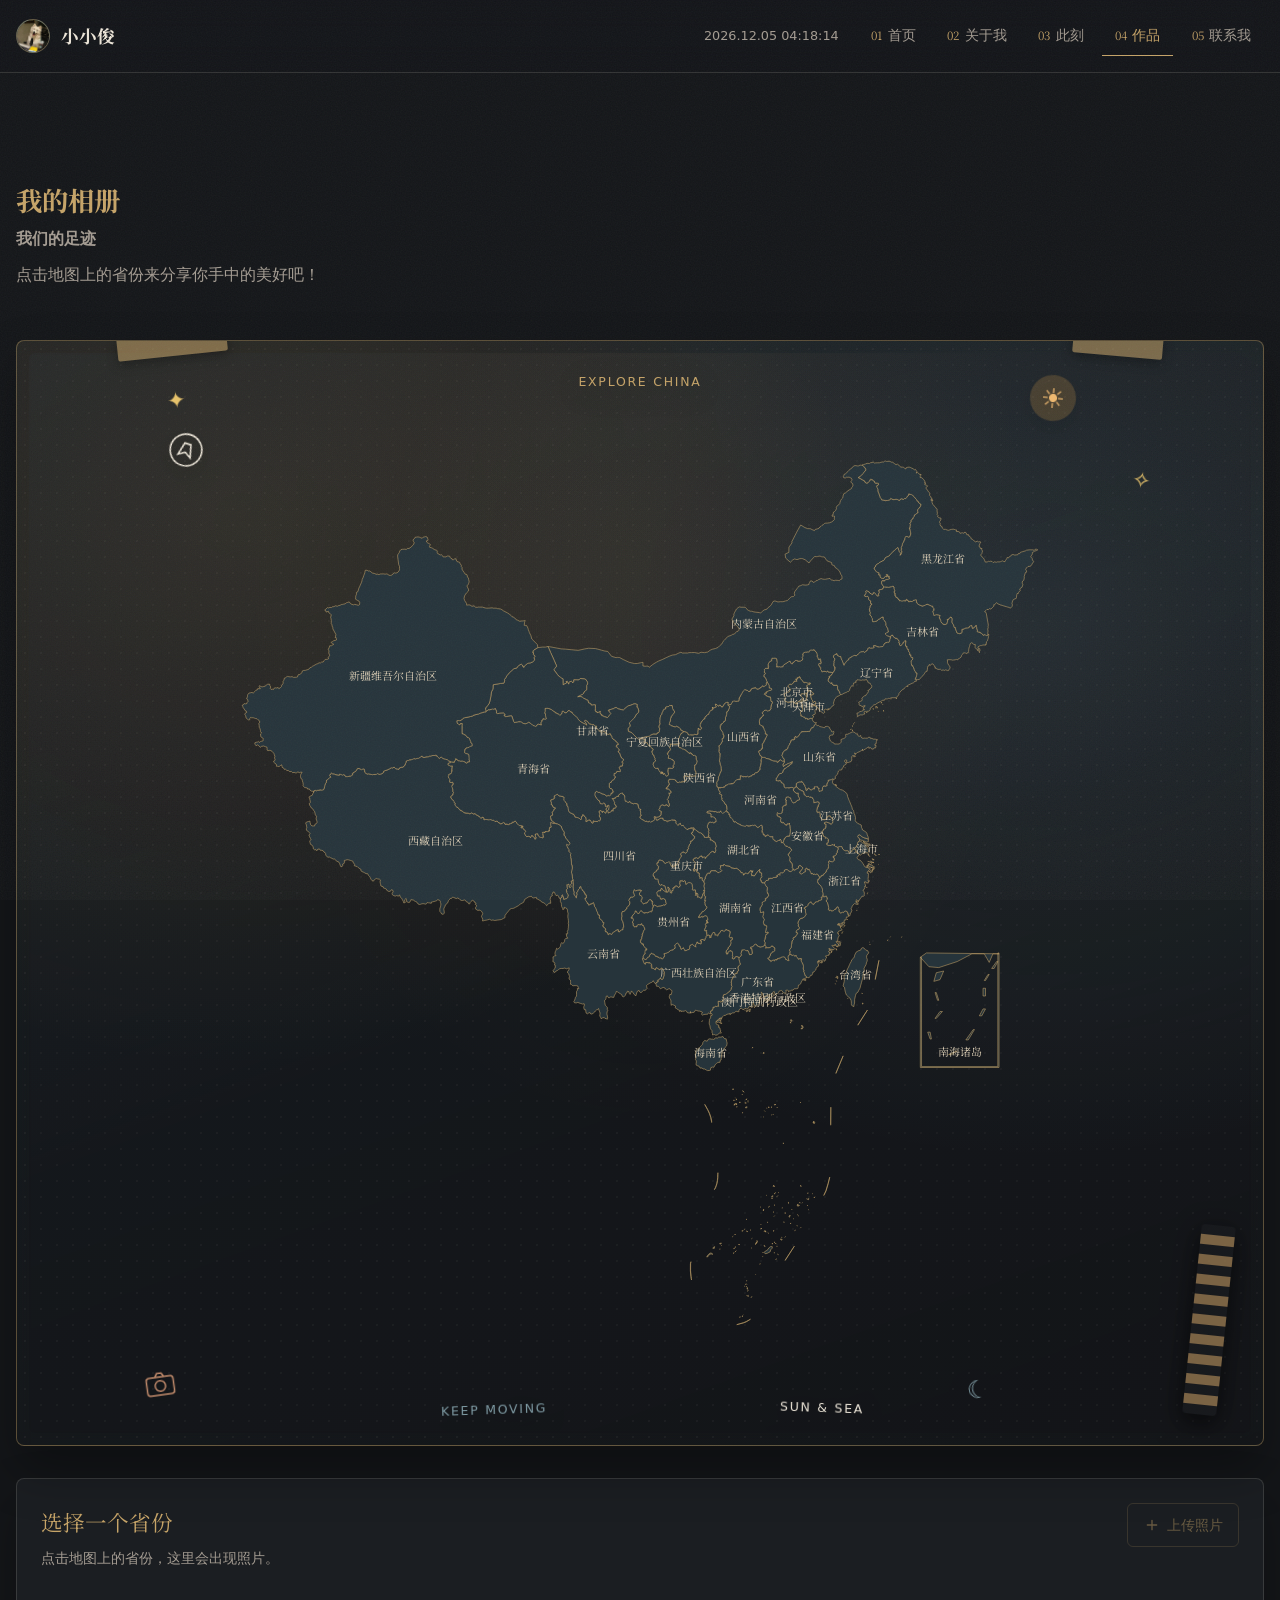
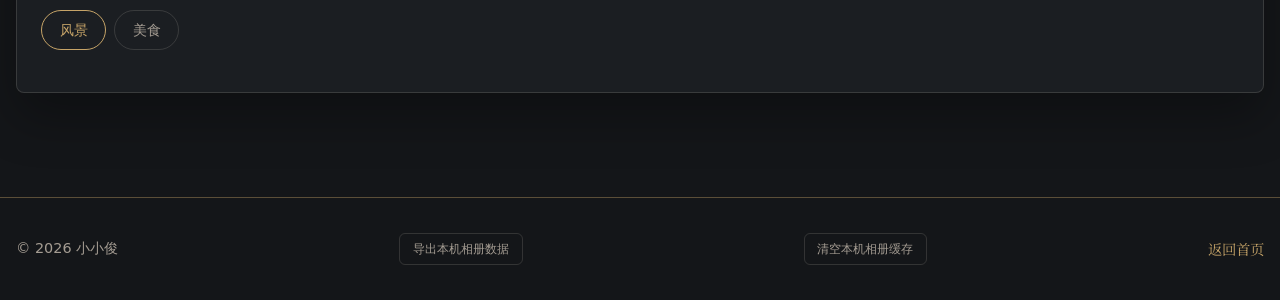
<file: travel.html>
<!DOCTYPE html>
<html lang="zh-CN">
<head>
  <meta charset="UTF-8">
  <meta name="viewport" content="width=device-width, initial-scale=1.0">
  <title>我的相册 · 中国地图</title>
  <meta name="description" content="小小俊的旅行相册：点中国地图上的省份，看照片、点赞、上传照片。">
  <link rel="preconnect" href="https://fonts.googleapis.com">
  <link rel="preconnect" href="https://fonts.gstatic.com" crossorigin>
  <link href="https://fonts.googleapis.com/css2?family=Noto+Serif+SC:wght@500;600;700&display=swap" rel="stylesheet">
  <link rel="stylesheet" href="css/style.css">
</head>
<body class="travel-page">
  <div class="grain" aria-hidden="true"></div>

  <header class="site-header" id="site-header">
    <div class="container header-inner">
      <a class="brand" href="home.html#home">
        <span class="brand-mark"><img src="images/avatar.jpg" alt=""></span>
        <span class="brand-name">小小俊</span>
      </a>
      <div class="header-right">
        <p class="header-datetime" id="header-datetime" aria-hidden="true">2026.08.04 00:00</p>
        <nav class="main-nav" id="main-nav" aria-label="主导航">
          <a href="home.html#home" class="nav-link"><span>01</span>首页</a>
          <a href="home.html#about" class="nav-link"><span>02</span>关于我</a>
          <a href="home.html#now" class="nav-link"><span>03</span>此刻</a>
          <a href="home.html#works" class="nav-link is-active"><span>04</span>作品</a>
          <a href="home.html#contact" class="nav-link"><span>05</span>联系我</a>
        </nav>
        <button class="owner-key" id="album-owner-key" type="button" aria-label="管理员模式" title="管理员模式">🔑</button>
        <button class="nav-toggle" id="nav-toggle" aria-label="打开菜单" aria-expanded="false">
          <span></span>
          <span></span>
          <span></span>
        </button>
      </div>
    </div>
  </header>

  <main>
    <section class="section travel-page-section" id="album">
      <div class="container">
        <div class="section-head">
          <p class="eyebrow">我的相册</p>
          <h1 class="display">我们的足迹</h1>
          <p class="section-sub">点击地图上的省份来分享你手中的美好吧！</p>
        </div>
        <div class="travel-layout">
          <div class="map-frame">
            <div class="map-deco" aria-hidden="true">
              <span class="map-sticker ms-tape t1"></span>
              <span class="map-sticker ms-tape t2"></span>
              <span class="map-sticker ms-sun">☀</span>
              <span class="map-sticker ms-moon">☾</span>
              <span class="map-sticker ms-star s1">✦</span>
              <span class="map-sticker ms-star s2">✧</span>
              <svg class="map-sticker ms-compass" viewBox="0 0 48 48" fill="none" stroke="currentColor" stroke-width="2">
                <circle cx="24" cy="24" r="20"/>
                <path d="M28 16 32 32 24 27 16 32 20 16z"/>
              </svg>
              <svg class="map-sticker ms-camera" viewBox="0 0 48 48" fill="none" stroke="currentColor" stroke-width="2">
                <rect x="6" y="16" width="36" height="24" rx="4"/>
                <path d="M18 16l3-5h6l3 5"/>
                <circle cx="24" cy="28" r="7"/>
              </svg>
              <span class="map-sticker ms-film"></span>
              <span class="map-sticker ms-word w1">EXPLORE CHINA</span>
              <span class="map-sticker ms-word w2">KEEP MOVING</span>
              <span class="map-sticker ms-word w3">SUN &amp; SEA</span>
            </div>
            <div class="map-canvas" id="china-map" role="img" aria-label="中国地图，点击省份查看照片"></div>
          </div>
          <aside class="travel-panel">
            <div class="travel-panel-head">
              <div>
                <p class="travel-panel-title" id="travel-place">选择一个省份</p>
                <p class="travel-panel-hint" id="travel-hint">点击地图上的省份，这里会出现照片。</p>
              </div>
              <button class="upload-btn" id="upload-btn" type="button" disabled>
                <svg viewBox="0 0 24 24" aria-hidden="true"><path d="M12 5v14M5 12h14"/></svg>
                上传照片
              </button>
              <input type="file" id="upload-input" accept="image/*" hidden>
            </div>
            <div class="travel-tabs" id="travel-tabs">
              <button class="travel-tab is-active" type="button" data-category="风景">风景</button>
              <button class="travel-tab" type="button" data-category="美食">美食</button>
            </div>
            <div class="travel-gallery" id="travel-gallery"></div>
          </aside>
        </div>
      </div>
    </section>
  </main>

  <footer class="site-footer">
    <div class="container footer-inner">
      <span>© <span id="year"></span> 小小俊</span>
      <button class="clear-album" id="export-album" type="button">导出本机相册数据</button>
      <button class="clear-album" id="clear-album" type="button">清空本机相册缓存</button>
      <a class="footer-note" href="home.html">返回首页</a>
    </div>
  </footer>

  <button class="back-to-top" id="back-to-top" aria-label="回到顶部">
    <svg viewBox="0 0 24 24" aria-hidden="true"><path d="M12 19V5m0 0-5 5m5-5 5 5"/></svg>
  </button>

  <script src="assets/echarts.min.js"></script>
  <script src="assets/china-map-data.js"></script>
  <script src="assets/china-division.js"></script>
  <script src="js/travel-data.js"></script>
  <script src="js/album-recovery-data.js"></script>
  <script>window.__cloudScripts = ["js/travel-map.js"];</script>
  <script src="js/cloud-sync.js"></script>
</body>
</html>
</file>
<file: css/entry.css>
* {
  box-sizing: border-box;
  margin: 0;
  padding: 0;
}

:root {
  --entry-ink: #10191c;
  --entry-ink-soft: #1a282b;
  --entry-paper: #fff4e7;
  --entry-paper-dim: #d4c7b9;
  --entry-amber: #ffb45f;
  --entry-coral: #ff7967;
  --entry-sea: #64d4cd;
  --entry-line: rgba(255, 244, 231, 0.3);
}

html,
body {
  width: 100%;
  height: 100%;
}

html {
  color-scheme: dark;
}

body.entry-page {
  overflow: hidden;
  background: var(--entry-ink);
  font-family: "Barlow", "PingFang SC", "Microsoft YaHei", system-ui, sans-serif;
}

.entry-main {
  position: relative;
  width: 100%;
  height: 100%;
}

.entry-scene {
  --pointer-x: 0.5;
  --pointer-y: 0.5;
  position: relative;
  display: block;
  width: 100%;
  height: 100%;
  overflow: hidden;
  background: var(--entry-ink);
  color: var(--entry-paper);
  text-decoration: none;
  cursor: pointer;
  touch-action: manipulation;
  -webkit-tap-highlight-color: transparent;
}

.entry-scenes,
.entry-wash,
.entry-intro,
.entry-cropmarks {
  position: absolute;
  inset: 0;
}

.entry-scenes {
  overflow: hidden;
}

.entry-scene-image {
  position: absolute;
  inset: -1.4%;
  display: block;
  width: 102.8%;
  height: 102.8%;
  object-fit: cover;
  object-position: center 54%;
  opacity: 0;
  filter: saturate(1.14) contrast(1.03) brightness(0.91);
  transform: scale(1.055) translate3d(
    calc((var(--pointer-x) - 0.5) * -12px),
    calc((var(--pointer-y) - 0.5) * -8px),
    0
  );
  transition: opacity 850ms ease, filter 650ms ease, transform 900ms cubic-bezier(0.22, 0.61, 0.36, 1);
  will-change: opacity, transform;
}

.entry-scene-image.is-active {
  opacity: 1;
}

.entry-wash {
  background:
    linear-gradient(90deg, rgba(7, 12, 16, 0.8) 0%, rgba(7, 12, 16, 0.5) 33%, rgba(7, 12, 16, 0.08) 67%, rgba(7, 12, 16, 0.14) 100%),
    linear-gradient(180deg, rgba(8, 14, 18, 0.26) 0%, rgba(8, 14, 18, 0.02) 45%, rgba(8, 14, 18, 0.62) 100%),
    radial-gradient(circle at 72% 38%, rgba(255, 166, 92, 0.16), transparent 35%),
    radial-gradient(circle at 88% 76%, rgba(74, 207, 199, 0.1), transparent 34%);
  pointer-events: none;
}

.entry-intro {
  z-index: 8;
  background: var(--entry-ink);
  transform-origin: left center;
  animation: entry-curtain 1.35s cubic-bezier(0.76, 0, 0.24, 1) 0.08s both;
  pointer-events: none;
}

.entry-cropmarks {
  inset: clamp(1rem, 2.4vw, 2rem);
  border: 1px solid rgba(243, 235, 223, 0.1);
  pointer-events: none;
}

.entry-cropmarks::before,
.entry-cropmarks::after {
  content: "";
  position: absolute;
  width: 34px;
  height: 34px;
  border-color: rgba(255, 121, 103, 0.86);
}

.entry-cropmarks::before {
  top: -1px;
  left: -1px;
  border-top: 2px solid;
  border-left: 2px solid;
}

.entry-cropmarks::after {
  right: -1px;
  bottom: -1px;
  border-right: 2px solid;
  border-bottom: 2px solid;
}

.entry-topline {
  position: absolute;
  top: clamp(1.7rem, 4vw, 3.25rem);
  right: clamp(1.7rem, 4vw, 3.25rem);
  left: clamp(1.7rem, 4vw, 3.25rem);
  z-index: 3;
  display: flex;
  align-items: flex-start;
  justify-content: space-between;
  padding-top: env(safe-area-inset-top);
  animation: entry-rail-in 1s ease-out 0.75s both;
}

.entry-wordmark,
.entry-live {
  font-size: 0.72rem;
  font-weight: 500;
  line-height: 1.3;
  letter-spacing: 0.11em;
}

.entry-wordmark {
  display: grid;
  gap: 0.16rem;
  color: var(--entry-paper);
}

.entry-wordmark span:last-child {
  color: var(--entry-paper-dim);
  font-size: 0.62rem;
}

.entry-live {
  display: grid;
  justify-items: end;
  min-width: 11.5rem;
  color: var(--entry-paper);
  font-variant-numeric: tabular-nums;
}

.entry-live-label,
.entry-coordinate {
  color: var(--entry-paper-dim);
  font-size: 0.58rem;
}

#entry-time {
  margin: 0.18rem 0;
  color: var(--entry-coral);
  font-size: 1.08rem;
  font-weight: 400;
  letter-spacing: 0.08em;
}

.entry-archive {
  position: absolute;
  top: 16%;
  right: clamp(2.4rem, 6vw, 6.5rem);
  z-index: 3;
  display: grid;
  width: clamp(11.5rem, 14vw, 13.5rem);
  gap: 0.6rem;
  transform: translate3d(
    calc((var(--pointer-x) - 0.5) * -20px),
    calc((var(--pointer-y) - 0.5) * -13px),
    0
  );
  animation: entry-archive-in 1.15s cubic-bezier(0.22, 0.61, 0.36, 1) 0.62s both;
}

.entry-archive-card {
  position: relative;
  width: 100%;
  padding: 0.44rem 0.44rem 0.55rem;
  border: 1px solid rgba(243, 235, 223, 0.19);
  background: rgba(16, 25, 28, 0.56);
  box-shadow: 0 14px 35px rgba(0, 0, 0, 0.22);
  opacity: 0.62;
  backdrop-filter: blur(8px);
  transition: opacity 420ms ease, border-color 420ms ease, transform 420ms ease, background 420ms ease;
}

.entry-archive-card:nth-child(1) {
  transform: rotate(-1.6deg);
}

.entry-archive-card:nth-child(2) {
  transform: translateX(-0.7rem) rotate(1deg);
}

.entry-archive-card:nth-child(3) {
  transform: rotate(-0.7deg);
}

.entry-archive-card:nth-child(4) {
  transform: translateX(-0.35rem) rotate(1.4deg);
}

.entry-archive-card.is-active {
  border-color: rgba(255, 180, 95, 0.94);
  background: rgba(18, 30, 33, 0.82);
  box-shadow: 0 14px 35px rgba(0, 0, 0, 0.22), 0 0 0 1px rgba(255, 180, 95, 0.12);
  opacity: 1;
}

.entry-archive-card.is-active::after {
  content: "NOW";
  position: absolute;
  top: 0.72rem;
  right: 0.72rem;
  padding: 0.14rem 0.3rem;
  background: linear-gradient(90deg, var(--entry-coral), var(--entry-amber));
  color: var(--entry-ink);
  font-size: 0.46rem;
  font-weight: 600;
  letter-spacing: 0.1em;
}

.entry-archive-card:nth-child(1).is-active {
  transform: translateX(-0.8rem) rotate(-1.2deg);
}

.entry-archive-card:nth-child(2).is-active {
  transform: translateX(-1.45rem) rotate(0.7deg);
}

.entry-archive-card:nth-child(3).is-active {
  transform: translateX(-0.8rem) rotate(-0.4deg);
}

.entry-archive-card:nth-child(4).is-active {
  transform: translateX(-1.15rem) rotate(1deg);
}

.entry-archive-photo {
  overflow: hidden;
  aspect-ratio: 16 / 9;
  background: var(--entry-ink-soft);
}

.entry-archive-photo img {
  display: block;
  width: 100%;
  height: 100%;
  object-fit: cover;
  filter: saturate(1.08) brightness(0.92);
}

.entry-archive-card figcaption {
  display: flex;
  align-items: center;
  justify-content: space-between;
  gap: 0.5rem;
  padding-top: 0.42rem;
  color: var(--entry-paper-dim);
  font-size: 0.55rem;
  font-weight: 500;
  letter-spacing: 0.08em;
  white-space: nowrap;
}

.entry-archive-card figcaption span:first-child {
  color: var(--entry-amber);
}

.entry-copy {
  position: absolute;
  left: clamp(2rem, 6vw, 6.5rem);
  bottom: clamp(9rem, 16vh, 11rem);
  z-index: 4;
  width: min(42rem, 55vw);
  padding-left: env(safe-area-inset-left);
  transform: translate3d(
    calc((var(--pointer-x) - 0.5) * -8px),
    calc((var(--pointer-y) - 0.5) * -5px),
    0
  );
  animation: entry-copy-in 1.1s ease-out 0.55s both;
}

.entry-kicker {
  margin-bottom: 1.05rem;
  color: var(--entry-coral);
  font-size: 0.66rem;
  font-weight: 500;
  letter-spacing: 0.15em;
}

.entry-title {
  color: var(--entry-paper);
  font-family: "Noto Serif SC", "Songti SC", "STSong", "SimSun", serif;
  font-size: clamp(3.1rem, 6.4vw, 6.6rem);
  font-weight: 600;
  line-height: 1.07;
  text-wrap: balance;
  text-shadow: 0 4px 28px rgba(0, 0, 0, 0.42);
}

.entry-title span {
  display: block;
}

.entry-slogan {
  margin-top: 1.15rem;
  color: rgba(255, 244, 231, 0.9);
  font-family: "Noto Serif SC", "Songti SC", "STSong", "SimSun", serif;
  font-size: clamp(0.88rem, 1.15vw, 1.08rem);
}

.entry-meta {
  display: flex;
  align-items: center;
  gap: 0.75rem;
  margin-top: 1.35rem;
  color: var(--entry-paper-dim);
  font-size: 0.68rem;
  font-weight: 500;
  letter-spacing: 0.13em;
  font-variant-numeric: tabular-nums;
}

.entry-meta-line {
  width: 2rem;
  height: 1px;
  background: linear-gradient(90deg, var(--entry-coral), var(--entry-amber));
}

.entry-filmstrip {
  position: absolute;
  bottom: clamp(2rem, 5vh, 3rem);
  left: clamp(2rem, 6vw, 6.5rem);
  z-index: 4;
  display: flex;
  align-items: center;
  gap: 1rem;
  padding-left: env(safe-area-inset-left);
  animation: entry-rail-in 1s ease-out 0.88s both;
}

.entry-film-label {
  color: var(--entry-paper-dim);
  font-size: 0.56rem;
  font-weight: 500;
  letter-spacing: 0.14em;
  writing-mode: vertical-rl;
}

.entry-film-list {
  display: flex;
  align-items: flex-end;
  gap: 0.45rem;
}

.entry-film-item {
  position: relative;
  width: 3.9rem;
  height: 2.5rem;
  padding-bottom: 0.28rem;
  border-bottom: 1px solid rgba(255, 244, 231, 0.4);
  opacity: 0.5;
  transition: opacity 380ms ease, border-color 380ms ease, transform 380ms ease;
}

.entry-film-item img {
  display: block;
  width: 100%;
  height: 100%;
  object-fit: cover;
  filter: saturate(0.98) brightness(0.9);
}

.entry-film-item span {
  position: absolute;
  top: calc(100% + 0.32rem);
  left: 0;
  color: var(--entry-paper-dim);
  font-size: 0.52rem;
  font-variant-numeric: tabular-nums;
}

.entry-film-item.is-active {
  border-color: var(--entry-sea);
  opacity: 1;
  transform: translateY(-4px);
}

.entry-film-item.is-active span {
  color: var(--entry-sea);
}

.entry-scene-readout {
  position: absolute;
  right: clamp(2rem, 6vw, 6.5rem);
  bottom: clamp(6.3rem, 9vh, 7rem);
  z-index: 4;
  width: 12.5rem;
  padding-right: env(safe-area-inset-right);
  text-align: right;
  animation: entry-rail-in 1s ease-out 1.05s both;
}

.entry-scene-readout-head {
  display: flex;
  align-items: baseline;
  justify-content: flex-end;
  gap: 0.55rem;
  white-space: nowrap;
}

#entry-scene-number {
  color: var(--entry-coral);
  font-size: 0.58rem;
  font-weight: 500;
  font-variant-numeric: tabular-nums;
}

#entry-scene-name {
  color: var(--entry-paper);
  font-family: "Noto Serif SC", "Songti SC", "STSong", "SimSun", serif;
  font-size: 0.82rem;
}

#entry-scene-detail {
  margin-top: 0.28rem;
  color: var(--entry-paper-dim);
  font-size: 0.52rem;
  font-weight: 500;
  letter-spacing: 0.09em;
}

.entry-scene-progress {
  display: block;
  width: 100%;
  height: 1px;
  margin-top: 0.68rem;
  overflow: hidden;
  background: rgba(243, 235, 223, 0.2);
}

#entry-scene-progress {
  display: block;
  width: 100%;
  height: 100%;
  background: linear-gradient(90deg, var(--entry-sea), var(--entry-amber), var(--entry-coral));
  transform: scaleX(0.25);
  transform-origin: left center;
  transition: transform 520ms cubic-bezier(0.22, 0.61, 0.36, 1);
}

.entry-hint-wrap {
  position: absolute;
  right: clamp(2rem, 6vw, 6.5rem);
  bottom: clamp(2.1rem, 5.2vh, 3.2rem);
  z-index: 4;
  padding-right: env(safe-area-inset-right);
  text-align: right;
  animation: entry-rail-in 1s ease-out 1s both;
}

.entry-hint {
  display: flex;
  align-items: center;
  justify-content: flex-end;
  gap: 0.7rem;
  color: var(--entry-paper);
  font-size: 0.72rem;
  font-weight: 400;
  letter-spacing: 0.04em;
}

.entry-hint-line {
  display: block;
  width: 2.8rem;
  height: 1px;
  background: linear-gradient(90deg, var(--entry-sea), var(--entry-amber), var(--entry-coral));
}

.entry-hint-arrow {
  width: 17px;
  height: 17px;
  fill: none;
  stroke: var(--entry-coral);
  stroke-width: 1.7;
  stroke-linecap: round;
  stroke-linejoin: round;
  transition: transform 180ms ease;
}

.entry-hint-sub {
  margin-top: 0.48rem;
  color: var(--entry-paper-dim);
  font-size: 0.58rem;
  letter-spacing: 0.06em;
}

@media (hover: hover) and (pointer: fine) {
  .entry-scene:hover .entry-hint-arrow,
  .entry-scene:focus-visible .entry-hint-arrow {
    transform: translateX(4px);
  }

  .entry-scene:hover .entry-hint {
    color: #fff8ee;
  }
}

.entry-scene:focus-visible,
.skip-link:focus-visible {
  outline: 2px solid var(--entry-paper);
  outline-offset: -8px;
}

.entry-scene.is-leaving .entry-scene-image {
  filter: saturate(0.9) contrast(0.98) brightness(0.62);
  transform: scale(1.09);
}

.entry-scene.is-leaving .entry-copy,
.entry-scene.is-leaving .entry-archive,
.entry-scene.is-leaving .entry-filmstrip,
.entry-scene.is-leaving .entry-scene-readout,
.entry-scene.is-leaving .entry-hint-wrap,
.entry-scene.is-leaving .entry-topline {
  animation: none;
  opacity: 0;
  transition: opacity 320ms ease, transform 320ms ease;
}

.entry-scene.is-leaving .entry-copy {
  transform: translateY(-10px);
}

.skip-link {
  position: absolute;
  top: 0.75rem;
  left: 0.75rem;
  z-index: 20;
  padding: 0.6rem 0.9rem;
  border: 1px solid var(--entry-coral);
  border-radius: 2px;
  background: var(--entry-ink);
  color: var(--entry-paper);
  font-size: 0.78rem;
  text-decoration: none;
  transform: translateY(-160%);
  transition: transform 0.18s ease;
}

.skip-link:focus {
  transform: translateY(0);
}

@keyframes entry-curtain {
  0% { transform: scaleX(1); }
  100% { transform: scaleX(0); }
}

@keyframes entry-copy-in {
  from { opacity: 0; translate: 0 16px; }
  to { opacity: 1; translate: 0 0; }
}

@keyframes entry-archive-in {
  from { opacity: 0; translate: 24px 0; }
  to { opacity: 1; translate: 0 0; }
}

@keyframes entry-rail-in {
  from { opacity: 0; transform: translateY(8px); }
  to { opacity: 1; transform: translateY(0); }
}

@media (max-width: 960px) {
  .entry-archive {
    top: 14%;
    right: 1.5rem;
    width: 10rem;
    gap: 0.45rem;
  }

  .entry-archive-card {
    padding: 0.3rem 0.3rem 0.4rem;
  }

  .entry-archive-card figcaption {
    font-size: 0.48rem;
  }

  .entry-copy {
    width: min(34rem, 68vw);
  }
}

@media (max-width: 720px) {
  .entry-scene-image {
    object-position: 58% center;
  }

  .entry-wash {
    background:
      linear-gradient(180deg, rgba(8, 14, 18, 0.3) 0%, rgba(8, 14, 18, 0.02) 32%, rgba(8, 14, 18, 0.72) 100%),
      linear-gradient(90deg, rgba(8, 14, 18, 0.38), rgba(8, 14, 18, 0.02) 76%),
      radial-gradient(circle at 78% 22%, rgba(255, 166, 92, 0.16), transparent 38%);
  }

  .entry-cropmarks {
    inset: 0.85rem;
  }

  .entry-cropmarks::before,
  .entry-cropmarks::after {
    width: 22px;
    height: 22px;
  }

  .entry-topline {
    top: 1.25rem;
    right: 1.25rem;
    left: 1.25rem;
  }

  .entry-wordmark {
    font-size: 0.64rem;
  }

  .entry-live {
    min-width: auto;
  }

  .entry-live-label,
  .entry-coordinate {
    display: none;
  }

  #entry-time {
    margin: 0;
    font-size: 0.78rem;
  }

  .entry-archive {
    top: 5.5rem;
    right: -0.8rem;
    width: 7.2rem;
    gap: 0.35rem;
    opacity: 0.56;
  }

  .entry-archive-card:nth-child(3),
  .entry-archive-card:nth-child(4) {
    display: none;
  }

  .entry-archive-card figcaption span:last-child {
    display: none;
  }

  .entry-archive-card.is-active::after,
  .entry-scene-readout {
    display: none;
  }

  .entry-copy {
    right: 1.25rem;
    bottom: 8rem;
    left: max(1.25rem, env(safe-area-inset-left));
    width: auto;
    max-width: none;
  }

  .entry-kicker {
    margin-bottom: 0.8rem;
    font-size: 0.56rem;
  }

  .entry-title {
    font-size: clamp(2.8rem, 13vw, 4rem);
    line-height: 1.1;
  }

  .entry-slogan {
    margin-top: 0.85rem;
    font-size: 0.8rem;
  }

  .entry-meta {
    gap: 0.45rem;
    margin-top: 1rem;
    font-size: 0.57rem;
  }

  .entry-meta-line {
    width: 1.1rem;
  }

  .entry-filmstrip {
    bottom: 1.45rem;
    left: max(1.25rem, env(safe-area-inset-left));
    gap: 0.55rem;
  }

  .entry-film-label {
    display: none;
  }

  .entry-film-list {
    gap: 0.3rem;
  }

  .entry-film-item {
    width: 1.9rem;
    height: 1.25rem;
  }

  .entry-film-item span {
    display: none;
  }

  .entry-hint-wrap {
    right: max(1.25rem, env(safe-area-inset-right));
    bottom: 1.35rem;
  }

  .entry-hint {
    font-size: 0.62rem;
  }

  .entry-hint-line {
    width: 1.35rem;
  }

  .entry-hint-sub {
    display: none;
  }
}

@media (max-height: 650px) {
  .entry-copy {
    bottom: 6.8rem;
  }

  .entry-title {
    font-size: clamp(2.5rem, 9vh, 4rem);
  }

  .entry-slogan,
  .entry-meta {
    display: none;
  }

  .entry-hint-sub {
    display: none;
  }

  .entry-scene-readout {
    display: none;
  }
}

@media (prefers-reduced-motion: reduce) {
  .entry-scene-image,
  .entry-archive-card,
  .entry-film-item,
  .entry-intro,
  .entry-topline,
  .entry-archive,
  .entry-copy,
  .entry-filmstrip,
  .entry-scene-readout,
  .entry-hint-wrap,
  .entry-hint-arrow,
  #entry-scene-progress,
  .skip-link {
    animation: none;
    transition: none;
  }

  .entry-intro {
    display: none;
  }

  .entry-scene-image {
    transform: none;
  }

  .entry-topline,
  .entry-archive,
  .entry-copy,
  .entry-filmstrip,
  .entry-scene-readout,
  .entry-hint-wrap {
    opacity: 1;
    transform: none;
  }
}
</file>
<file: css/style.css>
:root {
  --bg: #141619;
  --panel: #1b1e22;
  --panel-2: #22252a;
  --text: #ece5d8;
  --muted: #a49c92;
  --gold: #c6a468;
  --gold-strong: #d8b97e;
  --copper: #c08a6b;
  --sea: #7e9aa3;
  --sea-deep: #35535e;
  --blush: #b88a82;
  --line: rgba(236, 229, 216, 0.14);
  --line-gold: rgba(198, 164, 104, 0.4);
  --font-display: "Noto Serif SC", "Songti SC", "STSong", "STZhongsong", "SimSun", serif;
  --font-body: "PingFang SC", "Microsoft YaHei", "Noto Sans SC", system-ui, -apple-system, "Segoe UI", sans-serif;
}

* {
  box-sizing: border-box;
  margin: 0;
  padding: 0;
}

html {
  scroll-behavior: smooth;
}

body {
  font-family: var(--font-body);
  background: var(--bg);
  color: var(--text);
  line-height: 1.75;
  overflow-x: hidden;
}

img,
svg {
  display: block;
  max-width: 100%;
}

a {
  color: inherit;
  text-decoration: none;
}

button {
  font: inherit;
  border: 0;
  cursor: pointer;
  color: inherit;
}

.container {
  width: min(1120px, 100% - 2.5rem);
  margin-inline: auto;
}

.display {
  font-family: var(--font-display);
  font-weight: 700;
  line-height: 1.22;
}

.progress-bar {
  position: fixed;
  top: 0;
  left: 0;
  z-index: 60;
  width: 100%;
  height: 2px;
  background: transparent;
  pointer-events: none;
}

.progress-bar::after {
  content: "";
  display: block;
  width: 100%;
  height: 100%;
  background: linear-gradient(90deg, var(--copper), var(--gold));
  transform-origin: left;
  transform: scaleX(var(--progress, 0));
}

.grain {
  position: fixed;
  inset: 0;
  z-index: 50;
  pointer-events: none;
  opacity: 0.05;
  background-image: url("data:image/svg+xml,%3Csvg xmlns='http://www.w3.org/2000/svg' width='140' height='140'%3E%3Cfilter id='n'%3E%3CfeTurbulence type='fractalNoise' baseFrequency='0.8' numOctaves='2' stitchTiles='stitch'/%3E%3C/filter%3E%3Crect width='100%25' height='100%25' filter='url(%23n)'/%3E%3C/svg%3E");
}

.site-header {
  position: sticky;
  top: 0;
  z-index: 40;
  background: rgba(20, 22, 25, 0.72);
  backdrop-filter: blur(14px);
  border-bottom: 1px solid var(--line);
  transition: background 0.3s ease;
}

.site-header.is-scrolled {
  background: rgba(20, 22, 25, 0.92);
}

.header-inner {
  display: flex;
  align-items: center;
  justify-content: space-between;
  min-height: 72px;
  gap: 1rem;
}

.brand {
  display: inline-flex;
  align-items: center;
  gap: 0.7rem;
  font-weight: 700;
}

.brand-mark {
  display: grid;
  place-items: center;
  width: 34px;
  height: 34px;
  border: 1px solid var(--line-gold);
  border-radius: 50%;
  background: linear-gradient(160deg, var(--sea-deep), var(--panel));
  color: var(--gold);
  font-family: var(--font-display);
  font-size: 1rem;
}

.brand-mark img {
  width: 100%;
  height: 100%;
  object-fit: cover;
  border-radius: 50%;
}

.brand-name {
  font-family: var(--font-display);
  font-size: 1.1rem;
  color: var(--text);
}

.header-right {
  display: flex;
  align-items: center;
  gap: 1.25rem;
}

.header-datetime {
  font-size: 0.8rem;
  color: var(--muted);
  font-variant-numeric: tabular-nums;
  white-space: nowrap;
}

.main-nav {
  display: flex;
  align-items: center;
  gap: 0.35rem;
}

.nav-link {
  display: inline-flex;
  align-items: baseline;
  gap: 0.35rem;
  padding: 0.45rem 0.8rem;
  color: var(--muted);
  font-size: 0.9rem;
  border-bottom: 1px solid transparent;
  transition: color 0.2s ease, border-color 0.2s ease;
}

.nav-link span {
  color: var(--gold);
  font-family: var(--font-display);
  font-size: 0.72rem;
}

.nav-link:hover {
  color: var(--text);
}

.nav-link.is-active {
  color: var(--gold);
  border-bottom-color: var(--gold);
}

.nav-toggle {
  display: none;
  flex-direction: column;
  justify-content: center;
  gap: 5px;
  width: 42px;
  height: 42px;
  padding: 11px;
  border: 1px solid var(--line);
  border-radius: 6px;
  background: transparent;
}

.nav-toggle span {
  display: block;
  width: 100%;
  height: 1.5px;
  background: var(--text);
  transition: transform 0.2s ease, opacity 0.2s ease;
}

.nav-toggle[aria-expanded="true"] span:nth-child(1) {
  transform: translateY(6.5px) rotate(45deg);
}

.nav-toggle[aria-expanded="true"] span:nth-child(2) {
  opacity: 0;
}

.nav-toggle[aria-expanded="true"] span:nth-child(3) {
  transform: translateY(-6.5px) rotate(-45deg);
}

.hero {
  position: relative;
  padding: 7rem 0 0;
  overflow: hidden;
}

.hero-sea {
  position: absolute;
  inset: 0;
  background:
    linear-gradient(180deg, rgba(53, 83, 94, 0) 0%, rgba(53, 83, 94, 0.22) 58%, rgba(126, 154, 163, 0.34) 78%, rgba(192, 138, 107, 0.42) 92%, rgba(216, 185, 126, 0.52) 100%);
  pointer-events: none;
}

.hero-sea::after {
  content: "";
  position: absolute;
  left: 0;
  right: 0;
  bottom: 70px;
  height: 1px;
  background: linear-gradient(90deg, transparent, var(--gold-strong), transparent);
  opacity: 0.7;
}

.hero-watermark {
  position: absolute;
  right: -2rem;
  top: 1.5rem;
  z-index: 0;
  font-family: var(--font-display);
  font-size: 26rem;
  line-height: 1;
  color: transparent;
  -webkit-text-stroke: 1px rgba(198, 164, 104, 0.16);
  user-select: none;
  pointer-events: none;
}

.hero-inner {
  position: relative;
  z-index: 1;
  display: grid;
  grid-template-columns: 1.25fr 0.75fr;
  align-items: center;
  gap: 3.5rem;
  padding-bottom: 6rem;
}

.eyebrow {
  color: var(--gold);
  font-size: 0.8rem;
  font-weight: 700;
  margin-bottom: 1.1rem;
}

.hero h1 {
  font-size: 4.6rem;
  margin-bottom: 1.2rem;
  color: var(--text);
}

.hero-lead {
  max-width: 34rem;
  color: var(--muted);
  font-size: 1.08rem;
  margin-bottom: 1.4rem;
}

.hero-status {
  color: var(--muted);
  font-size: 0.95rem;
  margin-bottom: 0.8rem;
}

.hero-meta {
  display: flex;
  align-items: baseline;
  gap: 0.75rem;
  color: var(--muted);
  font-size: 0.92rem;
  margin-bottom: 2.4rem;
}

.hero-meta span {
  color: var(--copper);
  font-size: 0.78rem;
}

.hero-actions {
  display: flex;
  flex-wrap: wrap;
  align-items: center;
  gap: 1.6rem;
}

.btn {
  display: inline-flex;
  align-items: center;
  justify-content: center;
  gap: 0.55rem;
  min-height: 48px;
  font-weight: 600;
  font-size: 0.95rem;
  transition: color 0.2s ease, border-color 0.2s ease, transform 0.2s ease, background 0.2s ease;
}

.btn svg {
  width: 18px;
  height: 18px;
  fill: none;
  stroke: currentColor;
  stroke-width: 1.8;
  stroke-linecap: round;
  stroke-linejoin: round;
  transition: transform 0.2s ease;
}

.btn-text {
  padding: 0 0 0.25rem;
  border-bottom: 1px solid var(--gold);
  color: var(--gold);
}

.btn-text:hover svg {
  transform: translateX(4px);
}

.btn-ghost {
  padding: 0.65rem 1.35rem;
  border: 1px solid var(--line);
  border-radius: 4px;
  color: var(--muted);
}

.btn-ghost:hover {
  border-color: var(--line-gold);
  color: var(--gold);
  transform: translateY(-1px);
}

.portrait-frame {
  display: flex;
  flex-direction: column;
  align-items: center;
  gap: 1rem;
}

.portrait {
  width: 250px;
  height: 315px;
  border-radius: 125px 125px 6px 6px;
  border: 1px solid var(--line-gold);
  padding: 9px;
  background: linear-gradient(180deg, rgba(126, 154, 163, 0.18), rgba(20, 22, 25, 0.4));
  box-shadow: 0 30px 60px rgba(0, 0, 0, 0.45);
}

.portrait img {
  width: 100%;
  height: 100%;
  object-fit: cover;
  border-radius: 116px 116px 3px 3px;
}

.portrait-frame figcaption {
  color: var(--muted);
  font-family: var(--font-display);
  font-size: 0.85rem;
}

.hero-wave {
  position: relative;
  z-index: 2;
  display: block;
  width: 100%;
  height: 70px;
  fill: var(--bg);
}

.section {
  padding: 6.5rem 0;
}

.section-head {
  max-width: 46rem;
  margin-bottom: 3.2rem;
}

.section-head h2 {
  font-size: 2.7rem;
  margin-bottom: 0.7rem;
}

.section-sub {
  color: var(--muted);
  font-size: 1rem;
}

.about-grid {
  display: grid;
  grid-template-columns: 1fr 1fr;
  gap: 2.5rem;
  align-items: start;
  padding-bottom: 4rem;
}

.about .section-head {
  margin-bottom: 0;
}

.about .section-sub {
  margin-bottom: -0.1rem;
}

.about-text {
  display: grid;
  gap: 1.1rem;
  color: #cfc7b8;
  font-size: 1.06rem;
}

.about-collage {
  width: 100%;
  max-width: 420px;
  margin-top: 1.2rem;
  border-radius: 8px;
  overflow: hidden;
  border: 1px solid var(--line-gold);
  box-shadow: 0 24px 50px rgba(0, 0, 0, 0.35);
}

.about-collage img {
  width: 100%;
  height: auto;
  display: block;
}

.motto-band {
  position: relative;
  padding: 4rem 0;
  border-top: 1px solid var(--line-gold);
  border-bottom: 1px solid var(--line-gold);
  background:
    radial-gradient(ellipse at 50% 0%, rgba(198, 164, 104, 0.16), transparent 62%),
    linear-gradient(180deg, rgba(53, 83, 94, 0.12), rgba(20, 22, 25, 0.25));
  overflow: hidden;
}

.motto-band::before,
.motto-band::after {
  content: "";
  position: absolute;
  left: 50%;
  width: 1px;
  height: 46px;
  background: linear-gradient(180deg, transparent, var(--gold));
  transform: translateX(-50%);
}

.motto-band::before {
  top: -46px;
}

.motto-band::after {
  bottom: -46px;
}

.motto-inner {
  text-align: center;
}

.motto-label {
  display: inline-flex;
  align-items: center;
  gap: 1rem;
  color: var(--copper);
  font-size: 0.78rem;
  letter-spacing: 0.35em;
}

.motto-label::before,
.motto-label::after {
  content: "";
  width: 56px;
  height: 1px;
  background: linear-gradient(90deg, transparent, var(--gold));
}

.motto-label::after {
  background: linear-gradient(90deg, var(--gold), transparent);
}

.motto-text {
  margin: 1.1rem 0 0.7rem;
  font-family: var(--font-display);
  font-size: 2.5rem;
  font-weight: 700;
  line-height: 1.45;
  color: var(--gold);
  text-shadow: 0 0 40px rgba(198, 164, 104, 0.18);
}

.motto-foot {
  color: var(--muted);
  font-size: 0.88rem;
}

.about-facts {
  border-top: 1px solid var(--line);
}

@media (min-width: 961px) {
  .about-facts {
    margin-top: 121px;
  }
}

.about-facts div {
  display: grid;
  grid-template-columns: auto 1fr;
  gap: 1.4rem;
  align-items: center;
  padding: 1rem 0;
  border-bottom: 1px solid var(--line);
}

.about-facts dt {
  color: var(--copper);
  font-size: 0.85rem;
  white-space: nowrap;
}

.about-facts dd {
  color: var(--text);
  white-space: nowrap;
}

.about-metrics {
  display: grid;
  grid-template-columns: repeat(3, 1fr);
  gap: 1.5rem;
  border-top: 1px solid var(--line-gold);
  padding-top: 2.5rem;
}

.about-metrics div {
  display: flex;
  flex-direction: column;
  gap: 0.3rem;
}

.about-metrics strong {
  font-family: var(--font-display);
  font-size: 2.4rem;
  color: var(--gold);
  font-weight: 600;
  line-height: 1.1;
}

.about-metrics span {
  color: var(--muted);
  font-size: 0.9rem;
}

.now-list {
  border-top: 1px solid var(--line-gold);
}

.now-item {
  display: grid;
  grid-template-columns: 4rem 1fr auto;
  align-items: center;
  gap: 1.5rem;
  padding: 1.7rem 0;
  border-bottom: 1px solid var(--line);
  transition: background 0.25s ease, padding-left 0.25s ease;
}

.now-item:hover {
  background: rgba(255, 255, 255, 0.018);
  padding-left: 0.75rem;
}

.now-index {
  font-family: var(--font-display);
  color: var(--gold);
  font-size: 1.1rem;
}

.now-copy h3 {
  font-family: var(--font-display);
  font-size: 1.18rem;
  margin-bottom: 0.15rem;
}

.now-copy p {
  color: var(--muted);
  font-size: 0.95rem;
}

.now-state {
  padding: 0.3rem 0.85rem;
  border: 1px solid var(--line);
  border-radius: 999px;
  color: var(--muted);
  font-size: 0.78rem;
  cursor: default;
}

.works-index {
  border-top: 1px solid var(--line-gold);
}

.work-row {
  display: grid;
  grid-template-columns: 4rem 12rem 1fr 6rem 2rem;
  align-items: center;
  gap: 1.5rem;
  padding: 1.9rem 0;
  border-bottom: 1px solid var(--line);
  transition: background 0.25s ease, padding-left 0.25s ease;
}

.work-row:hover {
  background: rgba(255, 255, 255, 0.018);
  padding-left: 0.75rem;
}

.work-num {
  font-family: var(--font-display);
  color: var(--gold);
  font-size: 1.2rem;
}

.work-row h3 {
  font-family: var(--font-display);
  font-size: 1.25rem;
}

.work-row p {
  color: var(--muted);
  font-size: 0.95rem;
}

.work-tag {
  color: var(--copper);
  font-size: 0.82rem;
  white-space: nowrap;
}

.work-row svg {
  width: 20px;
  height: 20px;
  fill: none;
  stroke: var(--gold);
  stroke-width: 1.8;
  stroke-linecap: round;
  stroke-linejoin: round;
  opacity: 0.35;
  transition: opacity 0.25s ease, transform 0.25s ease;
}

.work-row:hover svg {
  opacity: 1;
  transform: translateX(4px);
}

.contact-block {
  display: grid;
  grid-template-columns: 1.2fr 0.8fr;
  gap: 2.5rem;
  align-items: center;
  padding: 3rem;
  border: 1px solid var(--line-gold);
  border-radius: 8px;
  background: linear-gradient(160deg, rgba(53, 83, 94, 0.18), rgba(20, 22, 25, 0.55));
  box-shadow: 0 24px 50px rgba(0, 0, 0, 0.35);
}

.contact-email {
  display: flex;
  align-items: center;
  gap: 0.9rem;
  background: transparent;
  color: var(--text);
  font-family: var(--font-display);
  font-size: 1.45rem;
  text-align: left;
  transition: color 0.2s ease;
}

.contact-email svg {
  width: 22px;
  height: 22px;
  flex: 0 0 auto;
  fill: none;
  stroke: var(--gold);
  stroke-width: 1.8;
  stroke-linecap: round;
  stroke-linejoin: round;
}

.contact-email:hover {
  color: var(--gold);
}

.contact-links {
  border-top: 1px solid var(--line);
}

.contact-links a {
  display: flex;
  align-items: center;
  justify-content: space-between;
  gap: 1rem;
  padding: 0.95rem 0;
  border-bottom: 1px solid var(--line);
  color: var(--muted);
  font-size: 0.95rem;
  transition: color 0.2s ease;
}

.contact-links a:hover {
  color: var(--gold);
}

.contact-links svg {
  width: 18px;
  height: 18px;
  fill: none;
  stroke: currentColor;
  stroke-width: 1.8;
  stroke-linecap: round;
  stroke-linejoin: round;
}

.contact-links .copy-mark {
  width: 16px;
  height: 16px;
  margin-left: 0.35rem;
  vertical-align: -3px;
}

.contact-links .wechat-label {
  display: inline-flex;
  align-items: center;
  white-space: nowrap;
}

.travel-layout {
  display: grid;
  grid-template-columns: 1.5fr 0.5fr;
  gap: 2rem;
  align-items: stretch;
}

.travel-page .travel-layout {
  grid-template-columns: 1fr;
}

.travel-page .container {
  width: min(1400px, 100% - 2rem);
}

.travel-page .map-frame {
  min-height: 1100px;
}

.travel-page .map-canvas {
  height: 1080px;
}

.travel-page .travel-panel {
  min-height: auto;
}

.travel-page .travel-gallery {
  grid-template-columns: repeat(3, 1fr);
}

.map-frame {
  position: relative;
  min-height: 760px;
  padding: 0.75rem;
  border: 1px solid var(--line-gold);
  border-radius: 8px;
  background-image:
    radial-gradient(rgba(236, 229, 216, 0.045) 1px, transparent 1.5px),
    radial-gradient(ellipse at 18% 16%, rgba(236, 168, 78, 0.13), transparent 42%),
    radial-gradient(ellipse at 82% 26%, rgba(143, 179, 189, 0.14), transparent 46%),
    linear-gradient(160deg, rgba(53, 83, 94, 0.12), rgba(20, 22, 25, 0.32));
  background-size: 16px 16px, auto, auto, auto;
  backdrop-filter: blur(8px);
  box-shadow: 0 24px 50px rgba(0, 0, 0, 0.3);
  overflow: hidden;
}

.map-frame::before,
.map-frame::after {
  content: "";
  position: absolute;
  top: -9px;
  height: 24px;
  border-radius: 2px;
  background: rgba(198, 164, 104, 0.55);
  box-shadow: 0 4px 12px rgba(0, 0, 0, 0.3);
  z-index: 3;
}

.map-frame::before {
  left: 8%;
  width: 110px;
  transform: rotate(-6deg);
}

.map-frame::after {
  right: 8%;
  width: 90px;
  transform: rotate(5deg);
}

.map-deco {
  position: absolute;
  inset: 0;
  z-index: 2;
  pointer-events: none;
  overflow: hidden;
}

.map-sticker {
  position: absolute;
  display: grid;
  place-items: center;
  color: var(--gold);
  filter: drop-shadow(0 6px 14px rgba(0, 0, 0, 0.35));
}

.ms-sun {
  right: 15%;
  top: 34px;
  width: 46px;
  height: 46px;
  border-radius: 50%;
  background: rgba(236, 168, 78, 0.2);
  color: #f0b96f;
  font-size: 1.7rem;
  transform: rotate(6deg);
}

.ms-moon {
  right: 22%;
  bottom: 34px;
  font-size: 1.5rem;
  color: var(--sea);
  transform: rotate(-10deg);
}

.ms-star {
  font-size: 1.4rem;
  color: #e8c36a;
}

.ms-star.s1 {
  left: 12%;
  top: 40px;
  transform: rotate(-8deg);
}

.ms-star.s2 {
  right: 9%;
  top: 120px;
  transform: rotate(10deg);
}

.ms-compass {
  left: 12%;
  top: 90px;
  width: 38px;
  height: 38px;
  color: var(--olive);
  transform: rotate(18deg);
}

.ms-camera {
  left: 10%;
  bottom: 44px;
  width: 36px;
  height: 36px;
  color: var(--copper);
  transform: rotate(-8deg);
}

.ms-film {
  right: 3%;
  bottom: 30px;
  width: 34px;
  height: 190px;
  border-radius: 4px;
  background:
    repeating-linear-gradient(180deg, rgba(24, 26, 30, 0.9) 0 10px, rgba(150, 120, 80, 0.8) 10px 20px);
  box-shadow: 0 8px 20px rgba(0, 0, 0, 0.35);
  transform: rotate(6deg);
}

.ms-word {
  font-size: 0.78rem;
  letter-spacing: 0.14em;
  color: var(--gold);
  white-space: nowrap;
}

.ms-word.w1 {
  left: 50%;
  top: 30px;
  transform: translateX(-50%);
}

.ms-word.w2 {
  left: 34%;
  bottom: 24px;
  transform: rotate(-2deg);
  color: var(--sea);
}

.ms-word.w3 {
  right: 32%;
  bottom: 26px;
  transform: rotate(2deg);
  color: var(--olive);
}

.map-canvas {
  width: 100%;
  height: 740px;
  border-radius: 6px;
  background:
    radial-gradient(ellipse at 50% 20%, rgba(236, 168, 78, 0.06), transparent 46%),
    linear-gradient(160deg, rgba(126, 154, 163, 0.06), transparent 55%),
    rgba(20, 22, 25, 0.16);
}

.travel-panel {
  min-height: 760px;
  padding: 1.5rem;
  border: 1px solid var(--line);
  border-radius: 8px;
  background: var(--panel);
  box-shadow: 0 24px 50px rgba(0, 0, 0, 0.3);
  overflow: hidden;
}

.travel-panel-head {
  display: flex;
  align-items: flex-start;
  justify-content: space-between;
  gap: 1rem;
  margin-bottom: 1.2rem;
}

.travel-panel-head > div {
  min-width: 0;
}

.travel-tabs {
  display: flex;
  gap: 0.5rem;
  margin-bottom: 1.1rem;
}

.travel-tab {
  padding: 0.45rem 1.1rem;
  border: 1px solid var(--line);
  border-radius: 999px;
  background: transparent;
  color: var(--muted);
  font-size: 0.86rem;
  transition: color 0.2s ease, border-color 0.2s ease;
}

.travel-tab.is-active {
  border-color: var(--gold);
  color: var(--gold);
}

.travel-panel-title {
  font-family: var(--font-display);
  font-size: 1.35rem;
  color: var(--gold);
  margin-bottom: 0.35rem;
}

.travel-panel-hint {
  color: var(--muted);
  font-size: 0.9rem;
  margin-bottom: 1.2rem;
}

.upload-btn {
  flex: 0 0 auto;
  display: inline-flex;
  align-items: center;
  gap: 0.45rem;
  padding: 0.55rem 0.95rem;
  border: 1px solid var(--line-gold);
  border-radius: 6px;
  background: transparent;
  color: var(--gold);
  font-size: 0.86rem;
  transition: background 0.2s ease, color 0.2s ease;
}

.upload-btn:not(:disabled):hover {
  background: var(--gold);
  color: var(--bg);
}

.upload-btn:disabled {
  opacity: 0.45;
  cursor: not-allowed;
}

.upload-btn svg {
  width: 16px;
  height: 16px;
  fill: none;
  stroke: currentColor;
  stroke-width: 2;
  stroke-linecap: round;
}

.travel-gallery {
  display: grid;
  grid-template-columns: repeat(2, 1fr);
  gap: 0.75rem;
}

.travel-photo {
  position: relative;
  display: flex;
  flex-direction: column;
  border-radius: 6px;
  overflow: hidden;
  border: 1px solid var(--line);
  background: var(--panel-2);
}

.travel-photo img {
  flex: 1;
  min-height: 0;
  width: 100%;
  object-fit: cover;
  transition: transform 0.3s ease;
}

.travel-photo:hover img {
  transform: scale(1.04);
}

.photo-meta {
  display: flex;
  align-items: center;
  justify-content: space-between;
  gap: 0.6rem;
  padding: 0.5rem 0.65rem;
  background: var(--panel-2);
}

.photo-meta-left {
  display: flex;
  align-items: center;
  gap: 0.5rem;
  min-width: 0;
}

.owner-badge {
  padding: 0.15rem 0.5rem;
  border: 1px solid var(--line-gold);
  border-radius: 999px;
  color: var(--gold);
  font-size: 0.72rem;
  white-space: nowrap;
}

.owner-badge.community {
  color: var(--muted);
  border-color: var(--line);
}

.like-btn {
  display: inline-flex;
  align-items: center;
  gap: 0.3rem;
  padding: 0.25rem 0.55rem;
  border: 1px solid var(--line);
  border-radius: 999px;
  background: transparent;
  color: var(--muted);
  font-size: 0.78rem;
  transition: color 0.2s ease, border-color 0.2s ease;
}

.like-btn:hover,
.like-btn.is-liked {
  color: var(--copper);
  border-color: rgba(192, 138, 107, 0.6);
}

.photo-loc-btn {
  min-width: 0;
  max-width: 220px;
  padding: 0.25rem 0.55rem;
  border: 1px solid var(--line);
  border-radius: 6px;
  background: transparent;
  color: var(--muted);
  font-size: 0.78rem;
  text-align: left;
  white-space: nowrap;
  overflow: hidden;
  text-overflow: ellipsis;
  transition: color 0.2s ease, border-color 0.2s ease;
}

.photo-loc-btn:not(:disabled):hover {
  color: var(--gold);
  border-color: var(--line-gold);
}

.photo-loc-btn:disabled {
  opacity: 0.6;
  cursor: default;
}

.loc-modal {
  position: fixed;
  inset: 0;
  z-index: 100;
  display: grid;
  place-items: center;
  padding: 1rem;
  background: rgba(10, 11, 14, 0.72);
  opacity: 0;
  visibility: hidden;
  transition: opacity 0.2s ease, visibility 0.2s ease;
}

.loc-modal.is-visible {
  opacity: 1;
  visibility: visible;
}

.loc-modal-panel {
  width: min(520px, 100%);
  max-height: 78vh;
  display: flex;
  flex-direction: column;
  border: 1px solid var(--line-gold);
  border-radius: 10px;
  background: var(--panel);
  box-shadow: 0 30px 70px rgba(0, 0, 0, 0.6);
  overflow: hidden;
}

.loc-modal-head {
  position: relative;
  display: flex;
  align-items: center;
  justify-content: flex-end;
  padding: 1rem 1.2rem;
  border-bottom: 1px solid var(--line);
}

.loc-title {
  flex: 1;
  text-align: center;
  font-family: var(--font-display);
  color: var(--gold);
  font-size: 1.1rem;
}

.loc-back {
  position: absolute;
  left: 1.2rem;
}

.loc-back,
.loc-close {
  background: transparent;
  color: var(--muted);
  font-size: 0.9rem;
}

.loc-back:not([hidden]):hover,
.loc-close:hover {
  color: var(--gold);
}

.loc-list {
  overflow-y: auto;
  padding: 0.8rem;
  display: grid;
  grid-template-columns: repeat(2, 1fr);
  gap: 0.5rem;
}

.loc-option {
  padding: 0.6rem 0.8rem;
  border: 1px solid var(--line);
  border-radius: 6px;
  background: transparent;
  color: var(--text);
  font-size: 0.88rem;
  text-align: left;
  transition: color 0.2s ease, border-color 0.2s ease;
}

.loc-option:hover {
  color: var(--gold);
  border-color: var(--line-gold);
}

.travel-empty {
  grid-column: 1 / -1;
  padding: 2rem 1rem;
  text-align: center;
  color: var(--muted);
  border: 1px dashed var(--line);
  border-radius: 6px;
  font-size: 0.9rem;
}

.photo-menu {
  position: fixed;
  z-index: 90;
  min-width: 130px;
  padding: 0.35rem;
  border: 1px solid var(--line-gold);
  border-radius: 8px;
  background: var(--panel-2);
  box-shadow: 0 16px 40px rgba(0, 0, 0, 0.5);
  opacity: 0;
  visibility: hidden;
  transform: translateY(4px);
  transition: opacity 0.15s ease, transform 0.15s ease, visibility 0.15s ease;
}

.photo-menu.is-visible {
  opacity: 1;
  visibility: visible;
  transform: none;
}

.photo-menu-delete {
  display: block;
  width: 100%;
  padding: 0.45rem 0.75rem;
  text-align: left;
  border-radius: 6px;
  background: transparent;
  color: #e0a89a;
  font-size: 0.85rem;
}

.photo-menu-delete:hover {
  background: rgba(192, 138, 107, 0.16);
}

.owner-key {
  display: inline-flex;
  align-items: center;
  justify-content: center;
  width: 40px;
  height: 40px;
  padding: 0;
  border: 1px solid var(--line);
  border-radius: 50%;
  background: transparent;
  font-size: 1.1rem;
  line-height: 1;
  transition: border-color 0.2s ease, background 0.2s ease, box-shadow 0.2s ease;
}

.owner-key.is-owner {
  border-color: var(--gold);
  background: rgba(198, 164, 104, 0.14);
  box-shadow: 0 0 0 3px rgba(198, 164, 104, 0.12);
}

.photo-comments {
  margin-top: 0.55rem;
  padding-top: 0.55rem;
  border-top: 1px dashed rgba(236, 229, 216, 0.14);
}

.photo-comments-title {
  color: var(--muted);
  font-size: 0.74rem;
  margin-bottom: 0.4rem;
}

.photo-comment {
  padding: 0.4rem 0.5rem;
  margin-bottom: 0.35rem;
  border-radius: 6px;
  background: rgba(255, 255, 255, 0.035);
}

.photo-comment-head {
  display: flex;
  align-items: center;
  justify-content: space-between;
  gap: 0.5rem;
}

.photo-comment-author {
  color: var(--gold);
  font-size: 0.72rem;
}

.photo-comment-like {
  padding: 0.15rem 0.45rem;
  border: 1px solid var(--line);
  border-radius: 999px;
  background: transparent;
  color: var(--muted);
  font-size: 0.7rem;
}

.photo-comment-like.is-liked {
  color: var(--copper);
  border-color: rgba(192, 138, 107, 0.6);
}

.photo-comment-text {
  color: #d9d2c4;
  font-size: 0.78rem;
  line-height: 1.5;
  white-space: pre-wrap;
  word-break: break-word;
  margin-top: 0.15rem;
}

.photo-comment-form {
  display: flex;
  gap: 0.4rem;
  margin-top: 0.45rem;
}

.photo-comment-form input {
  flex: 1;
  min-width: 0;
  padding: 0.35rem 0.55rem;
  border: 1px solid var(--line);
  border-radius: 6px;
  background: var(--bg);
  color: var(--text);
  font: inherit;
  font-size: 0.76rem;
}

.photo-comment-form input:focus {
  outline: none;
  border-color: var(--line-gold);
}

.photo-comment-send {
  padding: 0.3rem 0.75rem;
  border: 1px solid var(--line-gold);
  border-radius: 6px;
  background: transparent;
  color: var(--gold);
  font-size: 0.74rem;
}

.photo-comment-send:hover {
  background: var(--gold);
  color: var(--bg);
}

.clear-album {
  padding: 0.25rem 0.8rem;
  border: 1px solid var(--line);
  border-radius: 6px;
  background: transparent;
  color: var(--muted);
  font-size: 0.78rem;
  transition: color 0.2s ease, border-color 0.2s ease;
}

.clear-album:hover {
  color: var(--copper);
  border-color: rgba(192, 138, 107, 0.6);
}

.travel-page .travel-gallery {
  grid-template-columns: repeat(4, 1fr);
}

.travel-photo img {
  aspect-ratio: 1 / 1;
  cursor: zoom-in;
}

.photo-comment.reply {
  margin-left: 1rem;
  padding-left: 0.6rem;
  border-left: 2px solid var(--line-gold);
}

.photo-comment-form.reply-form {
  margin-left: 1rem;
}

.photo-lightbox {
  position: fixed;
  inset: 0;
  z-index: 200;
  display: grid;
  place-items: center;
  padding: 1.5rem;
  background: rgba(8, 9, 12, 0.92);
  cursor: zoom-out;
}

.photo-lightbox[hidden] {
  display: none;
}

.photo-lightbox img {
  max-width: 92vw;
  max-height: 86vh;
  border: 1px solid var(--line-gold);
  border-radius: 10px;
  box-shadow: 0 30px 80px rgba(0, 0, 0, 0.7);
}

@media (max-width: 960px) {
  .travel-page .travel-gallery {
    grid-template-columns: repeat(2, 1fr);
  }
}

.site-footer {
  border-top: 1px solid var(--line-gold);
  padding: 2.2rem 0;
  color: var(--muted);
  font-size: 0.9rem;
}

.footer-inner {
  display: flex;
  align-items: center;
  justify-content: space-between;
  gap: 1rem;
  flex-wrap: wrap;
}

.footer-note {
  font-family: var(--font-display);
  color: var(--gold);
}

.back-to-top {
  position: fixed;
  right: 1.25rem;
  bottom: 1.25rem;
  z-index: 40;
  display: grid;
  place-items: center;
  width: 46px;
  height: 46px;
  border-radius: 50%;
  background: linear-gradient(160deg, var(--copper), var(--gold));
  color: var(--bg);
  box-shadow: 0 12px 28px rgba(0, 0, 0, 0.4);
  opacity: 0;
  visibility: hidden;
  transform: translateY(8px);
  transition: opacity 0.25s ease, transform 0.25s ease, visibility 0.25s ease;
}

.back-to-top.is-visible {
  opacity: 1;
  visibility: visible;
  transform: translateY(0);
}

.back-to-top svg {
  width: 20px;
  height: 20px;
  fill: none;
  stroke: currentColor;
  stroke-width: 2;
  stroke-linecap: round;
  stroke-linejoin: round;
}

.toast {
  position: fixed;
  left: 50%;
  bottom: 1.6rem;
  z-index: 70;
  padding: 0.65rem 1.3rem;
  border: 1px solid var(--line-gold);
  border-radius: 6px;
  background: var(--panel-2);
  color: var(--gold);
  font-size: 0.88rem;
  box-shadow: 0 16px 40px rgba(0, 0, 0, 0.45);
  transform: translate(-50%, 12px);
  opacity: 0;
  visibility: hidden;
  transition: opacity 0.25s ease, transform 0.25s ease, visibility 0.25s ease;
}

.toast.is-visible {
  opacity: 1;
  visibility: visible;
  transform: translate(-50%, 0);
}

.reveal {
  opacity: 0;
  transform: translateY(14px);
  transition: opacity 0.7s ease, transform 0.7s ease;
}

.reveal.in-view {
  opacity: 1;
  transform: none;
}

.about-grid .reveal:nth-child(2),
.works-index .reveal:nth-child(2),
.now-item:nth-child(2) {
  transition-delay: 0.08s;
}

.works-index .reveal:nth-child(3),
.now-item:nth-child(3) {
  transition-delay: 0.16s;
}

@media (max-width: 960px) {
  .hero {
    padding: 4.5rem 0 0;
  }

  .hero-inner {
    grid-template-columns: 1fr;
    gap: 2.75rem;
    padding-bottom: 4.5rem;
  }

  .portrait-frame {
    order: -1;
  }

  .portrait {
    width: 210px;
    height: 265px;
  }

  .about-grid,
  .contact-block {
    grid-template-columns: 1fr;
    gap: 2rem;
  }

  .travel-layout {
    grid-template-columns: 1fr;
  }

  .map-frame,
  .map-canvas {
    min-height: 0;
  }

  .map-canvas {
    height: 520px;
  }

  .travel-page .map-canvas {
    height: 640px;
  }

  .travel-page .map-frame {
    min-height: 660px;
  }

  .travel-panel {
    min-height: 0;
  }

  .contact-block {
    padding: 2rem;
  }

  .works-index {
    display: block;
  }

  .work-row {
    grid-template-columns: 3.5rem 1fr 5.5rem;
    grid-template-areas:
      "num title tag"
      "num desc arrow";
    row-gap: 0.5rem;
  }

  .work-num {
    grid-area: num;
  }

  .work-row h3 {
    grid-area: title;
  }

  .work-row p {
    grid-area: desc;
  }

  .work-tag {
    grid-area: tag;
    justify-self: end;
  }

  .work-row svg {
    grid-area: arrow;
    justify-self: end;
  }

  .header-datetime {
    display: none;
  }
}

@media (max-width: 680px) {
  .container {
    width: min(100% - 1.5rem, 1120px);
  }

  .nav-toggle {
    display: flex;
  }

  .main-nav {
    position: fixed;
    top: 72px;
    left: 0;
    right: 0;
    flex-direction: column;
    align-items: stretch;
    gap: 0.25rem;
    margin: 0 0.75rem;
    padding: 0.6rem;
    border: 1px solid var(--line);
    border-radius: 8px;
    background: rgba(27, 30, 34, 0.98);
    box-shadow: 0 20px 44px rgba(0, 0, 0, 0.45);
    transform: translateY(-10px);
    opacity: 0;
    visibility: hidden;
    transition: transform 0.2s ease, opacity 0.2s ease, visibility 0.2s ease;
  }

  .main-nav.is-open {
    transform: translateY(0);
    opacity: 1;
    visibility: visible;
  }

  .nav-link {
    padding: 0.85rem 0.9rem;
    border-bottom: 1px solid var(--line);
  }

  .nav-link.is-active {
    color: var(--gold);
    border-bottom: 1px solid var(--line-gold);
  }

  .hero-watermark {
    font-size: 14rem;
    right: -1.5rem;
    top: 4rem;
  }

  .hero h1 {
    font-size: 3.1rem;
  }

  .hero-lead {
    font-size: 1rem;
  }

  .hero-actions {
    flex-direction: column;
    align-items: stretch;
    gap: 1rem;
  }

  .btn-text {
    justify-content: flex-start;
  }

  .btn-ghost {
    width: 100%;
  }

  .section {
    padding: 4.25rem 0;
  }

  .section-head h2 {
    font-size: 2rem;
  }

  .about-facts dd {
    white-space: normal;
  }

  .motto-band {
    padding: 3rem 0;
  }

  .motto-text {
    font-size: 1.55rem;
  }

  .motto-label {
    letter-spacing: 0.22em;
  }

  .about-metrics {
    grid-template-columns: 1fr;
    gap: 1.6rem;
  }

  .now-item {
    grid-template-columns: 3rem 1fr;
    grid-template-areas:
      "index copy"
      "state state";
    row-gap: 0.7rem;
  }

  .now-index {
    grid-area: index;
  }

  .now-copy {
    grid-area: copy;
  }

  .now-state {
    grid-area: state;
    justify-self: start;
  }

  .work-row {
    grid-template-columns: 3rem 1fr 4.5rem;
  }

  .map-canvas {
    height: 480px;
  }

  .travel-page .map-canvas {
    height: 560px;
  }

  .travel-page .map-frame {
    min-height: 580px;
  }

  .travel-gallery {
    grid-template-columns: 1fr;
  }

  .travel-page .travel-gallery {
    grid-template-columns: 1fr;
  }

  .contact-email {
    font-size: 1.15rem;
    word-break: break-all;
  }

  .back-to-top {
    right: 1rem;
    bottom: 1rem;
  }
}

@media (prefers-reduced-motion: reduce) {
  html {
    scroll-behavior: auto;
  }

  .reveal,
  .toast,
  .back-to-top {
    transition: none;
  }

  .reveal {
    opacity: 1;
    transform: none;
  }
}

section .section-head .eyebrow {
  font-family: var(--font-display);
  font-size: 1.65rem;
  font-weight: 700;
  color: var(--gold);
  margin-bottom: 0.35rem;
}

section .section-head h1,
section .section-head h2 {
  font-family: var(--font-body);
  font-size: 1.02rem;
  font-weight: 600;
  color: var(--muted);
  margin-bottom: 0.75rem;
}

.owner-key { display: none; }
body.is-owner-device .owner-key { display: inline-flex; }
</file>
<file: css/itinerary.css>
.itinerary-page {
  --steel: #8fa7b2;
  --olive: #8a9a72;
  --plum: #a68b9e;
}

.itinerary-hero {
  position: relative;
  padding: 4.5rem 0 3.5rem;
  overflow: hidden;
}

.itinerary-hero::before {
  content: "";
  position: absolute;
  inset: 0;
  background:
    linear-gradient(180deg, rgba(53, 83, 94, 0.16), transparent 60%),
    repeating-linear-gradient(90deg, transparent 0 118px, rgba(143, 167, 178, 0.05) 118px 119px);
  pointer-events: none;
}

.itinerary-hero-inner {
  position: relative;
}

.itinerary-hero h1 {
  font-size: 3.2rem;
  margin: 0.4rem 0 0.8rem;
}

.itinerary-hero-sub {
  max-width: 34rem;
  color: var(--muted);
  font-size: 1.02rem;
}

.itinerary-stickers {
  position: absolute;
  inset: 0;
  pointer-events: none;
}

.sticker {
  position: absolute;
  display: grid;
  place-items: center;
  color: var(--gold);
  font-size: 1.4rem;
  filter: drop-shadow(0 6px 14px rgba(0, 0, 0, 0.35));
}

.sun-sticker {
  right: 14%;
  top: 1rem;
  width: 54px;
  height: 54px;
  border-radius: 50%;
  background: rgba(236, 168, 78, 0.16);
  font-size: 2rem;
  transform: rotate(6deg);
}

.star-sticker {
  right: 6%;
  top: 3.4rem;
  font-size: 1.9rem;
  color: #e8c36a;
  transform: rotate(-8deg);
}

.cross-sticker {
  left: 4%;
  top: 2.6rem;
  font-size: 1.5rem;
  color: var(--copper);
  transform: rotate(12deg);
}

.moon-sticker {
  right: 26%;
  bottom: 0.4rem;
  font-size: 1.6rem;
  color: var(--steel);
  transform: rotate(-10deg);
}

.tape {
  width: 96px;
  height: 24px;
  border-radius: 2px;
  background: rgba(198, 164, 104, 0.55);
  box-shadow: 0 4px 10px rgba(0, 0, 0, 0.25);
}

.tape-a {
  left: 22%;
  top: -0.8rem;
  transform: rotate(-5deg);
}

.tape-b {
  left: 38%;
  bottom: -0.4rem;
  transform: rotate(4deg);
}

.compass-sticker {
  right: 40%;
  top: 0.6rem;
  width: 40px;
  height: 40px;
  color: var(--olive);
  transform: rotate(18deg);
}

.itinerary-main {
  padding: 1rem 0 6rem;
}

.itinerary-layout {
  display: grid;
  grid-template-columns: 1.15fr 0.85fr;
  gap: 2rem;
  align-items: start;
}

.calendar-frame {
  border: 1px solid var(--line-gold);
  border-radius: 10px;
  background: linear-gradient(160deg, rgba(53, 83, 94, 0.14), rgba(20, 22, 25, 0.5));
  box-shadow: 0 26px 60px rgba(0, 0, 0, 0.4);
  padding: 1.2rem;
}

.calendar-head {
  display: grid;
  grid-template-columns: 3rem 1fr 3rem;
  align-items: center;
  gap: 0.5rem;
  margin-bottom: 1rem;
}

.cal-nav {
  width: 42px;
  height: 42px;
  border: 1px solid var(--line);
  border-radius: 50%;
  background: transparent;
  color: var(--gold);
  font-size: 1.4rem;
  transition: border-color 0.2s ease, color 0.2s ease, background 0.2s ease;
}

.cal-nav:hover {
  border-color: var(--line-gold);
  color: var(--bg);
  background: var(--gold);
}

.calendar-title {
  text-align: center;
}

.calendar-month {
  display: inline-flex;
  align-items: baseline;
  gap: 0.3rem;
  font-family: var(--font-display);
  font-size: 1.6rem;
  color: var(--text);
}

.calendar-month button {
  padding: 0.1rem 0.45rem;
  border: 1px solid transparent;
  border-radius: 6px;
  background: transparent;
  color: inherit;
  font-family: inherit;
  font-size: inherit;
  transition: color 0.2s ease, border-color 0.2s ease, background 0.2s ease;
}

.calendar-month button:hover {
  color: var(--gold);
  border-color: var(--line-gold);
  background: rgba(198, 164, 104, 0.1);
}

.calendar-en {
  color: var(--gold);
  font-size: 0.72rem;
  margin-top: 0.1rem;
}

.cal-picker {
  position: fixed;
  inset: 0;
  z-index: 110;
  display: grid;
  place-items: center;
  padding: 1rem;
  background: rgba(10, 11, 14, 0.75);
}

.cal-picker[hidden] {
  display: none;
}

.cal-picker-panel {
  width: min(460px, 100%);
  max-height: 82vh;
  overflow-y: auto;
  border: 1px solid var(--line-gold);
  border-radius: 10px;
  background: var(--panel);
  box-shadow: 0 30px 70px rgba(0, 0, 0, 0.6);
  padding: 1.2rem;
}

.cal-picker-head {
  display: flex;
  align-items: center;
  justify-content: space-between;
  margin-bottom: 1rem;
}

.cal-picker-title {
  font-family: var(--font-display);
  color: var(--gold);
  font-size: 1.15rem;
}

.cal-picker-close {
  background: transparent;
  color: var(--muted);
  font-size: 1rem;
}

.cal-picker-close:hover {
  color: var(--gold);
}

.cal-picker-section + .cal-picker-section {
  margin-top: 1.1rem;
}

.cal-picker-label {
  color: var(--muted);
  font-size: 0.82rem;
  margin-bottom: 0.55rem;
}

.cal-picker-grid {
  display: grid;
  grid-template-columns: repeat(4, 1fr);
  gap: 0.5rem;
}

.cal-picker-grid button {
  padding: 0.6rem 0.2rem;
  border: 1px solid var(--line);
  border-radius: 6px;
  background: transparent;
  color: var(--text);
  font-size: 0.9rem;
  transition: color 0.2s ease, border-color 0.2s ease, background 0.2s ease;
}

.cal-picker-grid button:hover {
  color: var(--gold);
  border-color: var(--line-gold);
}

.cal-picker-grid button.is-current {
  background: var(--gold);
  border-color: var(--gold);
  color: var(--bg);
  font-weight: 700;
}

.calendar-week {
  display: grid;
  grid-template-columns: repeat(7, 1fr);
  gap: 0.35rem;
  margin-bottom: 0.35rem;
}

.calendar-week span {
  text-align: center;
  color: var(--muted);
  font-size: 0.82rem;
  padding: 0.35rem 0;
}

.calendar-grid {
  display: grid;
  grid-template-columns: repeat(7, 1fr);
  gap: 0.35rem;
}

.cal-day {
  position: relative;
  display: grid;
  place-items: center;
  aspect-ratio: 1;
  border: 1px solid var(--line);
  border-radius: 8px;
  background: rgba(27, 30, 34, 0.55);
  color: var(--text);
  font-family: var(--font-display);
  font-size: 1.15rem;
  transition: background 0.2s ease, border-color 0.2s ease, color 0.2s ease, transform 0.2s ease;
}

.cal-day:hover {
  border-color: var(--line-gold);
  transform: translateY(-2px);
}

.cal-day.is-today {
  border-color: var(--gold);
}

.cal-day.is-today::after {
  content: "★";
  position: absolute;
  top: 0.3rem;
  right: 0.45rem;
  color: var(--gold);
  font-size: 0.8rem;
}

.cal-day.is-selected {
  background: var(--gold);
  border-color: var(--gold);
  color: var(--bg);
  font-weight: 700;
}

.cal-day.has-holiday {
  border-color: rgba(192, 138, 107, 0.55);
}

.day-marks {
  position: absolute;
  left: 2px;
  right: 2px;
  bottom: 2px;
  display: flex;
  flex-wrap: wrap;
  justify-content: center;
  gap: 2px;
  pointer-events: none;
}

.day-mark {
  font-size: 0.52rem;
  line-height: 1.15;
  padding: 1px 3px;
  border-radius: 3px;
  max-width: 100%;
  white-space: nowrap;
  overflow: hidden;
  text-overflow: ellipsis;
}

.day-mark.holiday {
  background: rgba(192, 138, 107, 0.24);
  color: #f0c0ae;
  border: 1px solid rgba(192, 138, 107, 0.45);
}

.day-mark.term {
  background: rgba(138, 154, 114, 0.2);
  color: #c4d1a8;
  border: 1px solid rgba(138, 154, 114, 0.4);
}

.day-mark.festival {
  background: rgba(198, 164, 104, 0.18);
  color: #ecd3a0;
  border: 1px solid rgba(198, 164, 104, 0.4);
}

.cal-day.is-selected .day-mark {
  color: var(--bg);
  border-color: rgba(20, 22, 25, 0.35);
  background: rgba(20, 22, 25, 0.14);
}

.cal-day.is-empty {
  pointer-events: none;
  border-color: transparent;
  background: transparent;
}

.calendar-foot {
  margin-top: 1rem;
  text-align: center;
  color: var(--muted);
  font-size: 0.82rem;
}

.day-panel {
  display: flex;
  flex-direction: column;
  gap: 1rem;
}

.day-head {
  padding: 1.1rem 1.3rem;
  border: 1px solid var(--line-gold);
  border-radius: 10px;
  background: var(--panel);
  box-shadow: 0 20px 44px rgba(0, 0, 0, 0.32);
}

.day-head h2 {
  font-family: var(--font-display);
  font-size: 1.45rem;
}

.day-head p {
  color: var(--muted);
  font-size: 0.9rem;
  margin-top: 0.2rem;
}

.slot-card {
  border: 1px solid var(--line);
  border-radius: 10px;
  background: var(--panel);
  overflow: hidden;
  box-shadow: 0 18px 38px rgba(0, 0, 0, 0.28);
}

.slot-head {
  display: flex;
  align-items: center;
  justify-content: space-between;
  gap: 1rem;
  padding: 0.9rem 1.1rem;
  border-bottom: 1px solid var(--line);
  background: rgba(255, 255, 255, 0.02);
}

.slot-title {
  display: flex;
  align-items: center;
  gap: 0.7rem;
}

.slot-title h3 {
  font-family: var(--font-display);
  font-size: 1.12rem;
}

.slot-time {
  padding: 0.18rem 0.55rem;
  border: 1px solid var(--line);
  border-radius: 999px;
  color: var(--gold);
  font-size: 0.74rem;
  white-space: nowrap;
}

.slot-body {
  padding: 1rem 1.1rem 1.1rem;
}

.slot-text {
  color: #d4ccbd;
  font-size: 0.98rem;
  line-height: 1.8;
  white-space: pre-wrap;
}

.slot-text.is-empty-text {
  color: var(--muted);
  font-style: normal;
}

.slot-editor textarea {
  width: 100%;
  min-height: 120px;
  padding: 0.7rem 0.8rem;
  border: 1px solid var(--line);
  border-radius: 8px;
  background: var(--bg);
  color: var(--text);
  font: inherit;
  line-height: 1.7;
  resize: vertical;
}

.slot-editor textarea:focus {
  outline: none;
  border-color: var(--line-gold);
}

.save-slot {
  margin-top: 0.6rem;
  padding: 0.45rem 1rem;
  border: 1px solid var(--line-gold);
  border-radius: 6px;
  background: transparent;
  color: var(--gold);
  font-size: 0.85rem;
  transition: background 0.2s ease, color 0.2s ease;
}

.save-slot:hover {
  background: var(--gold);
  color: var(--bg);
}

.slot-photos {
  display: grid;
  grid-template-columns: repeat(2, 1fr);
  gap: 0.6rem;
  margin-top: 1rem;
}

.slot-photo {
  position: relative;
  border: 1px solid var(--line);
  border-radius: 8px;
  overflow: hidden;
  background: var(--panel-2);
}

.slot-photo img {
  width: 100%;
  aspect-ratio: 4 / 3;
  object-fit: cover;
  display: block;
}

.slot-photo-meta {
  display: flex;
  align-items: center;
  justify-content: space-between;
  gap: 0.4rem;
  padding: 0.35rem 0.5rem;
}

.slot-like {
  display: inline-flex;
  align-items: center;
  gap: 0.25rem;
  padding: 0.2rem 0.5rem;
  border: 1px solid var(--line);
  border-radius: 999px;
  background: transparent;
  color: var(--muted);
  font-size: 0.75rem;
}

.slot-like.is-liked {
  color: var(--copper);
  border-color: rgba(192, 138, 107, 0.6);
}

.upload-photo {
  margin-top: 0.8rem;
  display: inline-flex;
  align-items: center;
  gap: 0.4rem;
  padding: 0.4rem 0.9rem;
  border: 1px dashed var(--line-gold);
  border-radius: 6px;
  background: transparent;
  color: var(--gold);
  font-size: 0.82rem;
}

.upload-photo:hover {
  background: rgba(198, 164, 104, 0.12);
}

.comments {
  margin-top: 1rem;
  border-top: 1px solid var(--line);
  padding-top: 0.9rem;
}

.comments-title {
  color: var(--muted);
  font-size: 0.82rem;
  margin-bottom: 0.6rem;
}

.comment {
  position: relative;
  padding: 0.55rem 0;
  border-bottom: 1px dashed rgba(236, 229, 216, 0.1);
}

.comment.reply {
  margin-left: 1.2rem;
  padding-left: 0.9rem;
  border-left: 1px solid var(--line-gold);
  border-bottom-color: transparent;
}

.comment-main {
  display: flex;
  align-items: flex-start;
  justify-content: space-between;
  gap: 0.7rem;
  cursor: pointer;
}

.comment-body {
  min-width: 0;
}

.comment-author {
  color: var(--gold);
  font-size: 0.78rem;
  margin-bottom: 0.1rem;
}

.comment-author .admin-tag {
  margin-left: 0.35rem;
  padding: 0.05rem 0.4rem;
  border: 1px solid var(--line-gold);
  border-radius: 999px;
  font-size: 0.68rem;
}

.comment-text {
  color: #d9d2c4;
  font-size: 0.9rem;
  line-height: 1.6;
  white-space: pre-wrap;
  word-break: break-word;
}

.comment-actions {
  display: flex;
  align-items: center;
  gap: 0.35rem;
  flex: 0 0 auto;
}

.comment-like {
  padding: 0.2rem 0.5rem;
  border: 1px solid var(--line);
  border-radius: 999px;
  background: transparent;
  color: var(--muted);
  font-size: 0.74rem;
}

.comment-like.is-liked {
  color: var(--copper);
  border-color: rgba(192, 138, 107, 0.6);
}

.comment-form {
  display: flex;
  gap: 0.5rem;
  margin-top: 0.7rem;
}

.comment-form textarea {
  flex: 1;
  min-height: 64px;
  padding: 0.55rem 0.7rem;
  border: 1px solid var(--line);
  border-radius: 8px;
  background: var(--bg);
  color: var(--text);
  font: inherit;
  font-size: 0.88rem;
  resize: vertical;
}

.comment-form textarea:focus {
  outline: none;
  border-color: var(--line-gold);
}

.comment-form button {
  align-self: flex-end;
  padding: 0.45rem 0.9rem;
  border: 1px solid var(--line-gold);
  border-radius: 6px;
  background: transparent;
  color: var(--gold);
  font-size: 0.82rem;
}

.comment-form button:hover {
  background: var(--gold);
  color: var(--bg);
}

.reply-form {
  margin-left: 1.2rem;
  margin-top: 0.5rem;
}

.photo-menu {
  position: fixed;
  z-index: 90;
  min-width: 120px;
  padding: 0.35rem;
  border: 1px solid var(--line-gold);
  border-radius: 8px;
  background: var(--panel-2);
  box-shadow: 0 16px 40px rgba(0, 0, 0, 0.5);
  opacity: 0;
  visibility: hidden;
  transform: translateY(4px);
  transition: opacity 0.15s ease, transform 0.15s ease, visibility 0.15s ease;
}

.photo-menu.is-visible {
  opacity: 1;
  visibility: visible;
  transform: none;
}

.photo-menu-delete {
  display: block;
  width: 100%;
  padding: 0.45rem 0.75rem;
  text-align: left;
  border-radius: 6px;
  background: transparent;
  color: #e0a89a;
  font-size: 0.85rem;
}

.photo-menu-delete:hover {
  background: rgba(192, 138, 107, 0.16);
}

.owner-key {
  display: inline-flex;
  align-items: center;
  justify-content: center;
  width: 40px;
  height: 40px;
  padding: 0;
  border: 1px solid var(--line);
  border-radius: 50%;
  background: transparent;
  font-size: 1.1rem;
  line-height: 1;
  transition: border-color 0.2s ease, background 0.2s ease, box-shadow 0.2s ease;
}

.owner-key.is-owner {
  border-color: var(--gold);
  background: rgba(198, 164, 104, 0.14);
  box-shadow: 0 0 0 3px rgba(198, 164, 104, 0.12);
}

.is-owner-only {
  display: none;
}

body.is-owner .is-owner-only {
  display: inline-flex;
}

@media (max-width: 960px) {
  .itinerary-layout {
    grid-template-columns: 1fr;
  }

  .itinerary-hero h1 {
    font-size: 2.5rem;
  }
}

@media (max-width: 640px) {
  .itinerary-hero {
    padding: 3rem 0 2.5rem;
  }

  .calendar-frame {
    padding: 0.8rem;
  }

  .cal-day {
    font-size: 0.95rem;
  }

  .calendar-month {
    font-size: 1.25rem;
  }

  .slot-photos {
    grid-template-columns: 1fr;
  }
}

/* calendar hand-book restyle */
.calendar-frame {
  position: relative;
  border-radius: 18px;
  background-image:
    radial-gradient(rgba(236, 229, 216, 0.04) 1px, transparent 1.5px),
    linear-gradient(160deg, rgba(53, 83, 94, 0.18), rgba(20, 22, 25, 0.6));
  background-size: 15px 15px, auto;
  box-shadow: 0 30px 70px rgba(0, 0, 0, 0.42);
  padding: 1.3rem 1.2rem 1.2rem;
  overflow: hidden;
}

.calendar-frame::before,
.calendar-frame::after {
  content: "";
  position: absolute;
  top: -9px;
  height: 22px;
  border-radius: 2px;
  background: rgba(198, 164, 104, 0.5);
  box-shadow: 0 4px 12px rgba(0, 0, 0, 0.3);
}

.calendar-frame::before {
  left: 16%;
  width: 92px;
  transform: rotate(-7deg);
}

.calendar-frame::after {
  right: 14%;
  width: 70px;
  transform: rotate(5deg);
}

.calendar-week {
  margin-bottom: 0.5rem;
  padding-bottom: 0.35rem;
  border-bottom: 1px dashed rgba(236, 229, 216, 0.12);
}

.calendar-week span {
  font-size: 0.78rem;
  font-weight: 600;
}

.calendar-grid {
  gap: 0.42rem;
}

.cal-day {
  display: flex;
  flex-direction: column;
  align-items: flex-start;
  justify-content: space-between;
  padding: 0.42rem 0.42rem 0.28rem;
  border-color: rgba(236, 229, 216, 0.1);
  border-radius: 12px;
  background: linear-gradient(165deg, rgba(255, 255, 255, 0.05), rgba(255, 255, 255, 0.008));
  box-shadow: inset 0 1px 0 rgba(255, 255, 255, 0.04);
}

.cal-day:hover {
  border-color: rgba(198, 164, 104, 0.55);
  transform: translateY(-2px) rotate(-0.6deg);
  box-shadow: 0 8px 18px rgba(0, 0, 0, 0.3);
}

.cal-day-num {
  font-size: 1.02rem;
  line-height: 1.1;
}

.cal-day.is-today {
  border-color: rgba(216, 185, 126, 0.8);
  background: linear-gradient(165deg, rgba(216, 185, 126, 0.18), rgba(198, 164, 104, 0.04));
}

.cal-day.is-today::after {
  top: 0.22rem;
  right: 0.35rem;
  color: #ecd08f;
  font-size: 0.72rem;
  filter: drop-shadow(0 0 6px rgba(236, 208, 143, 0.8));
}

.cal-day.is-selected {
  background: linear-gradient(145deg, #d8b97e, #c08a6b);
  border-color: rgba(216, 185, 126, 0.9);
  color: var(--bg);
  font-weight: 700;
  box-shadow: 0 10px 24px rgba(192, 138, 107, 0.35);
}

.cal-day.has-holiday {
  border-color: rgba(192, 138, 107, 0.5);
}

.day-marks {
  width: 100%;
  position: static;
  margin-top: auto;
  gap: 2px;
}

.day-mark {
  display: inline-flex;
  align-items: center;
  gap: 2px;
  padding: 1px 5px;
  border-radius: 999px;
  border-style: dashed;
  border-width: 1px;
  transform: rotate(var(--rot, 0deg));
  box-shadow: 0 2px 5px rgba(0, 0, 0, 0.28);
}

.day-mark.holiday {
  background: rgba(192, 138, 107, 0.24);
  color: #f0c0ae;
  border-color: rgba(192, 138, 107, 0.5);
}

.day-mark.holiday::before {
  content: "✧";
}

.day-mark.term {
  background: rgba(138, 154, 114, 0.22);
  color: #c4d1a8;
  border-color: rgba(138, 154, 114, 0.5);
}

.day-mark.term::before {
  content: "✿";
}

.day-mark.festival {
  background: rgba(198, 164, 104, 0.2);
  color: #ecd3a0;
  border-color: rgba(198, 164, 104, 0.5);
}

.day-mark.festival::before {
  content: "✦";
}

.cal-day.is-selected .day-mark {
  color: var(--bg);
  border-color: rgba(20, 22, 25, 0.4);
  background: rgba(20, 22, 25, 0.16);
}

@media (max-width: 640px) {
  .cal-day-num {
    font-size: 0.9rem;
  }

  .day-mark {
    font-size: 0.46rem;
    padding: 0 4px;
  }
}

.owner-key { display: none; }
body.is-owner-device .owner-key { display: inline-flex; }
</file>
<file: css/reflections.css>
.reflections-page {
  --sun: #e8a95b;
  --sea: #8fb3bd;
  --deep-sea: #35535e;
  --olive: #8a9a72;
}

.reflection-hero {
  position: relative;
  padding: 4.5rem 0 3rem;
  overflow: hidden;
}

.reflection-hero::before {
  content: "";
  position: absolute;
  inset: 0;
  background:
    radial-gradient(ellipse at 78% 8%, rgba(232, 169, 91, 0.2), transparent 42%),
    linear-gradient(180deg, rgba(53, 83, 94, 0.18), transparent 60%),
    repeating-linear-gradient(90deg, transparent 0 118px, rgba(143, 179, 189, 0.06) 118px 119px);
  pointer-events: none;
}

.reflection-hero-inner {
  position: relative;
}

.reflection-hero h1 {
  font-size: 3.4rem;
  margin: 0.4rem 0 0.8rem;
}

.reflection-hero-sub {
  max-width: 36rem;
  color: var(--muted);
  font-size: 1.05rem;
}

.deco-strip {
  display: block;
  width: min(1100px, 100% - 2rem);
  margin: 0.5rem auto 2.6rem;
  border: 1px solid var(--line-gold);
  border-radius: 14px;
  box-shadow: 0 26px 60px rgba(0, 0, 0, 0.42);
}

.strip-bottom {
  margin-top: 2rem;
}

.reflection-stickers {
  position: absolute;
  inset: 0;
  pointer-events: none;
}

.rsticker {
  position: absolute;
  display: grid;
  place-items: center;
  color: var(--gold);
  filter: drop-shadow(0 6px 14px rgba(0, 0, 0, 0.35));
}

.rsticker.sun {
  right: 12%;
  top: 0.6rem;
  width: 58px;
  height: 58px;
  border-radius: 50%;
  background: rgba(232, 169, 91, 0.18);
  color: #f0b96f;
  font-size: 2.1rem;
  transform: rotate(6deg);
}

.rsticker.sparkle {
  font-size: 1.6rem;
  color: #e8c36a;
}

.rsticker.s1 {
  right: 6%;
  top: 3.2rem;
  transform: rotate(-8deg);
}

.rsticker.s2 {
  left: 5%;
  top: 2.4rem;
  transform: rotate(10deg);
}

.rsticker.moon {
  right: 30%;
  bottom: 0.2rem;
  font-size: 1.6rem;
  color: var(--sea);
  transform: rotate(-10deg);
}

.rsticker.camera {
  left: 24%;
  top: 0.4rem;
  width: 42px;
  height: 42px;
  color: var(--olive);
  transform: rotate(-8deg);
}

.rsticker.tape {
  width: 96px;
  height: 24px;
  border-radius: 2px;
  background: rgba(198, 164, 104, 0.55);
  box-shadow: 0 4px 10px rgba(0, 0, 0, 0.25);
}

.rsticker.t1 {
  left: 12%;
  bottom: -0.6rem;
  transform: rotate(-4deg);
}

.rsticker.t2 {
  right: 22%;
  top: -0.8rem;
  transform: rotate(5deg);
}

.rsticker.word {
  font-size: 0.78rem;
  letter-spacing: 0.08em;
  color: var(--gold);
}

.rsticker.w1 {
  right: 8%;
  bottom: 0.6rem;
  transform: rotate(2deg);
}

.rsticker.w2 {
  left: 6%;
  bottom: 2.4rem;
  transform: rotate(-3deg);
  color: var(--sea);
}

.rsticker.w3 {
  left: 38%;
  top: 3.2rem;
  transform: rotate(4deg);
  color: var(--olive);
}

.seaside-strip {
  padding: 0.5rem 0 3.5rem;
}

.seaside-grid {
  display: grid;
  grid-template-columns: 1.1fr 0.8fr 1.1fr;
  gap: 1.4rem;
  align-items: center;
}

.seaside-photo {
  position: relative;
  border-radius: 10px;
  overflow: hidden;
  border: 1px solid var(--line-gold);
  box-shadow: 0 24px 50px rgba(0, 0, 0, 0.4);
  background: var(--panel);
}

.seaside-photo img {
  width: 100%;
  aspect-ratio: 4 / 3;
  object-fit: cover;
  display: block;
}

.seaside-photo figcaption {
  position: absolute;
  left: 0.8rem;
  bottom: 0.7rem;
  padding: 0.18rem 0.6rem;
  border-radius: 999px;
  background: rgba(20, 22, 25, 0.72);
  color: var(--gold);
  font-size: 0.74rem;
  letter-spacing: 0.06em;
}

.seaside-photo.sp1 {
  transform: rotate(-1.5deg);
}

.seaside-photo.sp2 {
  transform: rotate(1.8deg) translateY(0.6rem);
  z-index: 1;
}

.seaside-photo.sp3 {
  transform: rotate(-1deg);
}

.seaside-note {
  margin-top: 1.8rem;
  text-align: center;
  color: var(--gold);
  font-size: 0.82rem;
  letter-spacing: 0.12em;
}

.reflection-main {
  padding: 0.5rem 0 6rem;
}

.reflection-layout {
  display: grid;
  grid-template-columns: 1.1fr 0.9fr;
  gap: 1.6rem;
  align-items: start;
  margin-bottom: 1.6rem;
}

.thought-card,
.snaps-card,
.notes-card {
  border: 1px solid var(--line-gold);
  border-radius: 14px;
  background: linear-gradient(160deg, rgba(53, 83, 94, 0.16), rgba(20, 22, 25, 0.5));
  box-shadow: 0 26px 60px rgba(0, 0, 0, 0.38);
  padding: 1.3rem;
}

.card-label {
  display: flex;
  align-items: baseline;
  justify-content: space-between;
  gap: 0.8rem;
  margin-bottom: 1rem;
  color: var(--gold);
  font-size: 0.8rem;
  letter-spacing: 0.1em;
}

.card-label-cn {
  color: var(--muted);
  letter-spacing: 0;
}

.thought-editor textarea {
  width: 100%;
  min-height: 210px;
  padding: 0.8rem 0.9rem;
  border: 1px solid var(--line);
  border-radius: 10px;
  background: rgba(20, 22, 25, 0.65);
  color: var(--text);
  font: inherit;
  line-height: 1.8;
  resize: vertical;
}

.thought-editor textarea:focus {
  outline: none;
  border-color: var(--line-gold);
}

.save-thought {
  margin-top: 0.7rem;
  padding: 0.5rem 1.1rem;
  border: 1px solid var(--line-gold);
  border-radius: 8px;
  background: transparent;
  color: var(--gold);
  font-size: 0.85rem;
}

.save-thought:hover {
  background: var(--gold);
  color: var(--bg);
}

.thought-text {
  color: #d6cfc1;
  font-size: 1.02rem;
  line-height: 1.9;
  white-space: pre-wrap;
  min-height: 210px;
}

.thought-text.is-empty {
  color: var(--muted);
}

.upload-photo {
  display: inline-flex;
  align-items: center;
  gap: 0.4rem;
  padding: 0.5rem 1rem;
  border: 1px dashed var(--line-gold);
  border-radius: 8px;
  background: transparent;
  color: var(--gold);
  font-size: 0.84rem;
  margin-bottom: 1rem;
}

.upload-photo:hover {
  background: rgba(198, 164, 104, 0.12);
}

.snaps-grid {
  display: grid;
  grid-template-columns: repeat(2, 1fr);
  gap: 1rem;
}

.snap-photo {
  position: relative;
  border: 8px solid #efe7d6;
  border-bottom-width: 34px;
  border-radius: 4px;
  background: #efe7d6;
  box-shadow: 0 18px 38px rgba(0, 0, 0, 0.4);
}

.snap-photo:nth-child(3n + 1) {
  transform: rotate(-2deg);
}

.snap-photo:nth-child(3n + 2) {
  transform: rotate(1.6deg);
}

.snap-photo:nth-child(3n) {
  transform: rotate(-1.2deg);
}

.snap-photo::before {
  content: "";
  position: absolute;
  top: -6px;
  left: 50%;
  width: 58px;
  height: 14px;
  transform: translateX(-50%) rotate(-2deg);
  background: rgba(198, 164, 104, 0.55);
  box-shadow: 0 3px 8px rgba(0, 0, 0, 0.3);
  border-radius: 2px;
  z-index: 1;
}

.snap-photo img {
  width: 100%;
  aspect-ratio: 4 / 3;
  object-fit: cover;
  display: block;
  border-radius: 2px;
}

.snap-meta {
  position: absolute;
  left: 0;
  right: 0;
  bottom: -30px;
  display: flex;
  align-items: center;
  justify-content: space-between;
  padding: 0 0.4rem;
}

.snap-like {
  padding: 0.2rem 0.55rem;
  border: 1px solid var(--line);
  border-radius: 999px;
  background: rgba(20, 22, 25, 0.65);
  color: var(--muted);
  font-size: 0.74rem;
}

.snap-like.is-liked {
  color: var(--copper);
  border-color: rgba(192, 138, 107, 0.6);
}

.notes-card {
  border-style: dashed;
}

.notes-list {
  margin-bottom: 1rem;
}

.note-item {
  position: relative;
  margin: 0.8rem 0;
  padding: 0.9rem 1rem 0.8rem;
  border-radius: 8px;
  background: rgba(240, 232, 214, 0.94);
  color: #3b352d;
  box-shadow: 0 10px 24px rgba(0, 0, 0, 0.32);
}

.note-item::before {
  content: "";
  position: absolute;
  top: -8px;
  left: 50%;
  width: 16px;
  height: 16px;
  transform: translateX(-50%) rotate(45deg);
  background: rgba(198, 164, 104, 0.75);
  border-radius: 2px;
}

.note-item.reply {
  margin-left: 1.4rem;
  background: rgba(228, 218, 196, 0.92);
  border-left: 2px solid var(--gold);
}

.note-item.reply::before {
  left: 0.8rem;
}

.note-author {
  color: #8a6d3f;
  font-size: 0.78rem;
  margin-bottom: 0.2rem;
}

.note-author .admin-tag {
  margin-left: 0.35rem;
  padding: 0.04rem 0.4rem;
  border: 1px solid rgba(138, 109, 63, 0.5);
  border-radius: 999px;
  font-size: 0.66rem;
}

.note-text {
  font-size: 0.92rem;
  line-height: 1.7;
  white-space: pre-wrap;
  word-break: break-word;
}

.note-main {
  display: flex;
  align-items: flex-start;
  justify-content: space-between;
  gap: 0.7rem;
  cursor: pointer;
}

.note-actions {
  display: flex;
  gap: 0.3rem;
  flex: 0 0 auto;
}

.note-like {
  padding: 0.2rem 0.5rem;
  border: 1px solid rgba(59, 53, 45, 0.25);
  border-radius: 999px;
  background: rgba(255, 255, 255, 0.4);
  color: #5b5144;
  font-size: 0.74rem;
}

.note-like.is-liked {
  color: #a05b4d;
  border-color: rgba(160, 91, 77, 0.55);
}

.comment-form {
  display: flex;
  gap: 0.6rem;
  align-items: flex-end;
}

.comment-form textarea {
  flex: 1;
  min-height: 70px;
  padding: 0.6rem 0.75rem;
  border: 1px solid var(--line);
  border-radius: 8px;
  background: rgba(20, 22, 25, 0.65);
  color: var(--text);
  font: inherit;
  font-size: 0.9rem;
  resize: vertical;
}

.comment-form textarea:focus {
  outline: none;
  border-color: var(--line-gold);
}

.comment-form button {
  padding: 0.5rem 1rem;
  border: 1px solid var(--line-gold);
  border-radius: 8px;
  background: transparent;
  color: var(--gold);
  font-size: 0.84rem;
}

.comment-form button:hover {
  background: var(--gold);
  color: var(--bg);
}

.reply-form {
  margin-left: 1.4rem;
  margin-top: 0.5rem;
}

.owner-key {
  display: inline-flex;
  align-items: center;
  justify-content: center;
  width: 40px;
  height: 40px;
  padding: 0;
  border: 1px solid var(--line);
  border-radius: 50%;
  background: transparent;
  font-size: 1.1rem;
  line-height: 1;
  transition: border-color 0.2s ease, background 0.2s ease, box-shadow 0.2s ease;
}

.owner-key.is-owner {
  border-color: var(--gold);
  background: rgba(198, 164, 104, 0.14);
  box-shadow: 0 0 0 3px rgba(198, 164, 104, 0.12);
}

@media (max-width: 960px) {
  .reflection-hero h1 {
    font-size: 2.6rem;
  }

  .seaside-grid,
  .reflection-layout {
    grid-template-columns: 1fr;
  }

  .seaside-photo.sp2 {
    transform: rotate(0.8deg);
  }
}

@media (max-width: 640px) {
  .reflection-hero {
    padding: 3rem 0 2.5rem;
  }

  .reflection-stickers {
    opacity: 0.55;
  }

  .snaps-grid {
    grid-template-columns: 1fr;
  }
}

.owner-key { display: none; }
body.is-owner-device .owner-key { display: inline-flex; }
</file>
